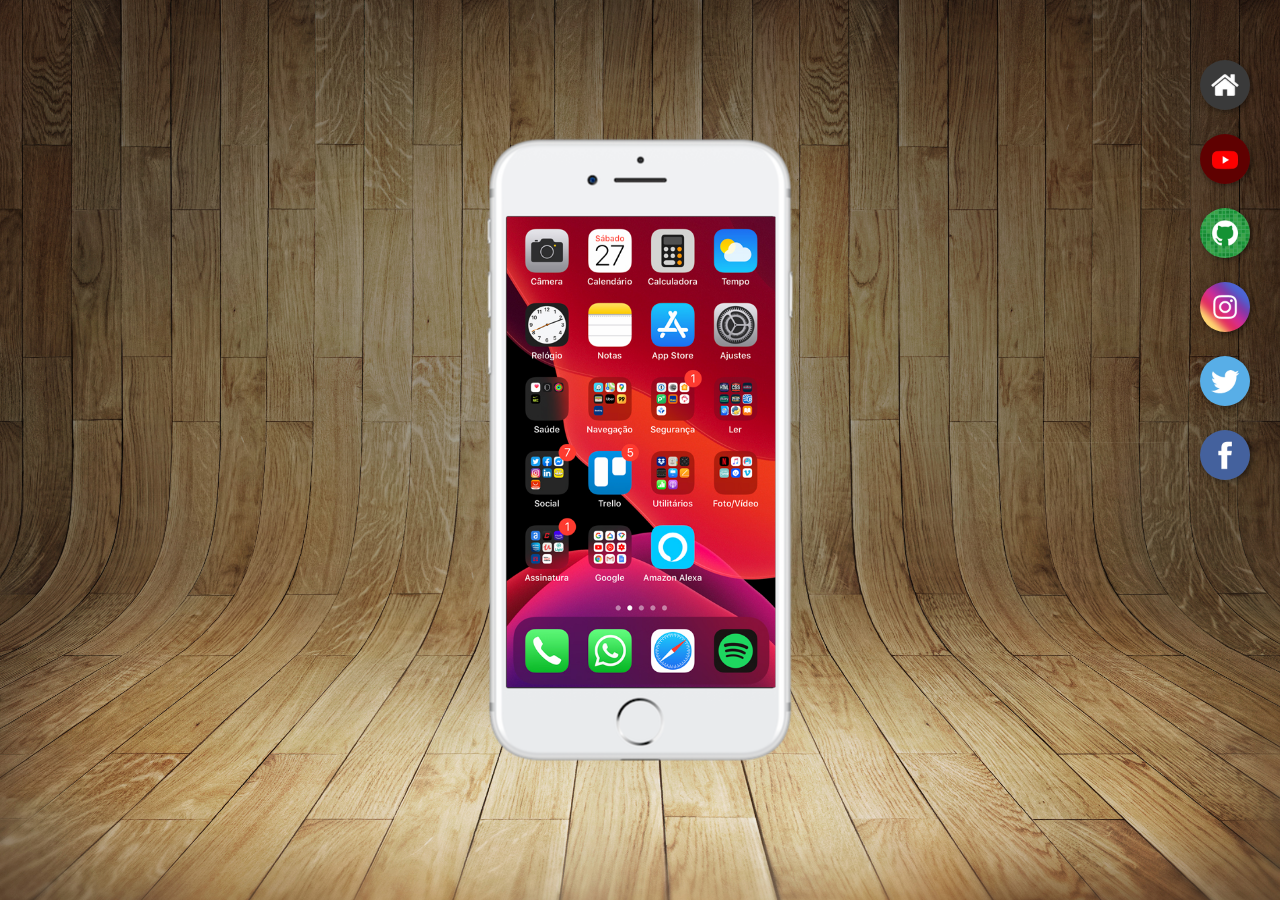
<file: index.html>
<!DOCTYPE html>
<html lang="pt-br">
<head>
    <meta charset="UTF-8">
    <meta http-equiv="X-UA-Compatible" content="IE=edge">
    <meta name="viewport" content="width=device-width, initial-scale=1.0">
    <link rel="stylesheet" href="estilo/style.css">
    <link rel="shortcut icon" href="imagens/favicon.ico" type="image/x-icon">
    <title>Projeto redes sociais</title>
</head>
<body>
    <main>
        <section id="telefone">
            <iframe src="home.html" name="tela" id="tela" frameborder="0">
                Seu navegador não é compativel com esta tecnologia!
            </iframe>
        </section>
        <section id="redes-sociais">
            <a href="home.html" target="tela"><img src="imagens/logo-home.jpg" alt="Home"></a><br>
            <a href="youtube.html" target="tela"><img src="imagens/logo-youtube.jpg" alt="YouTube"></a><br>
            <a href="githube.html" target="tela"><img src="imagens/logo-github.jpg" alt="GitHube"></a><br>
            <a href="instagram.html" target="tela"><img src="imagens/logo-instagram.jpg" alt="Instagram"></a><br>
            <a href="twitter.html" target="tela"><img src="imagens/logo-twitter.jpg" alt="Twitter"></a><br>
            <a href="facebook.html" target="tela"><img src="imagens/logo-facebook.jpg" alt="Facebook"></a>
        </section>
    </main>
</body>
</html>
</file>
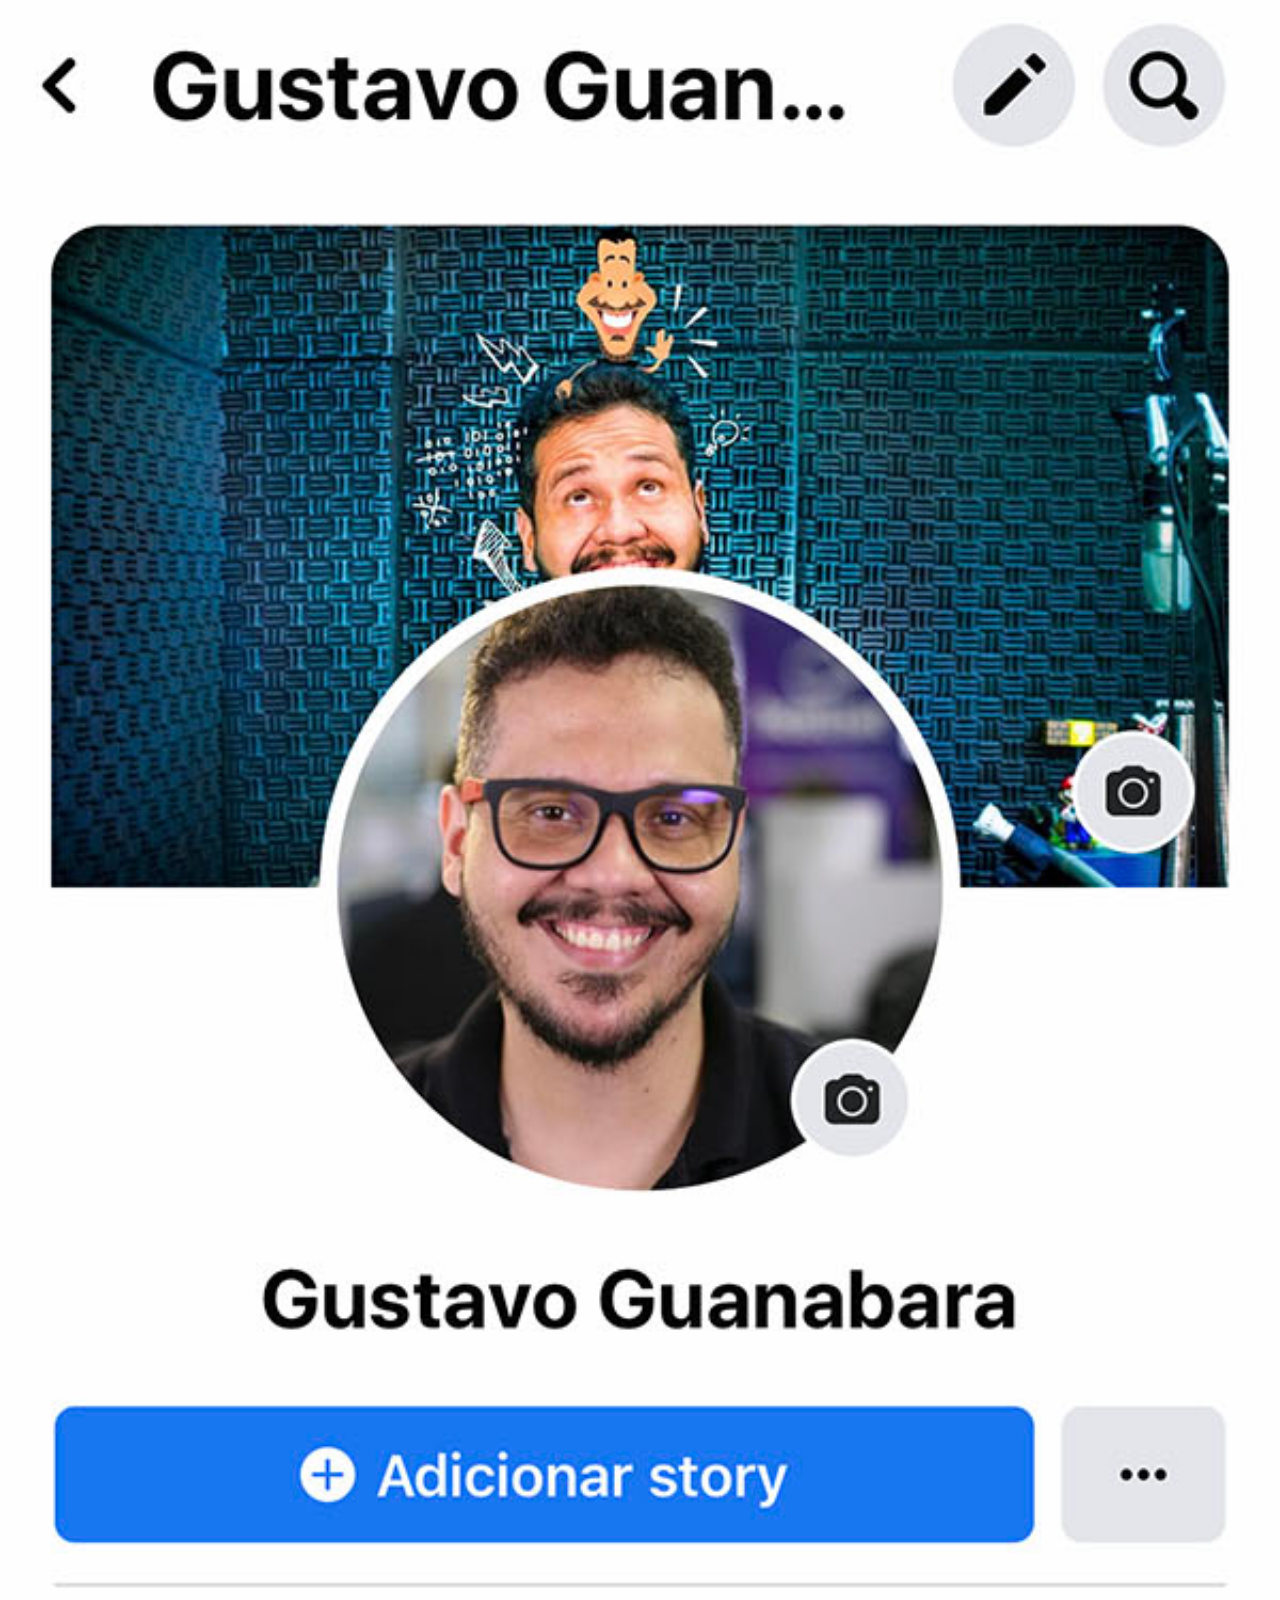
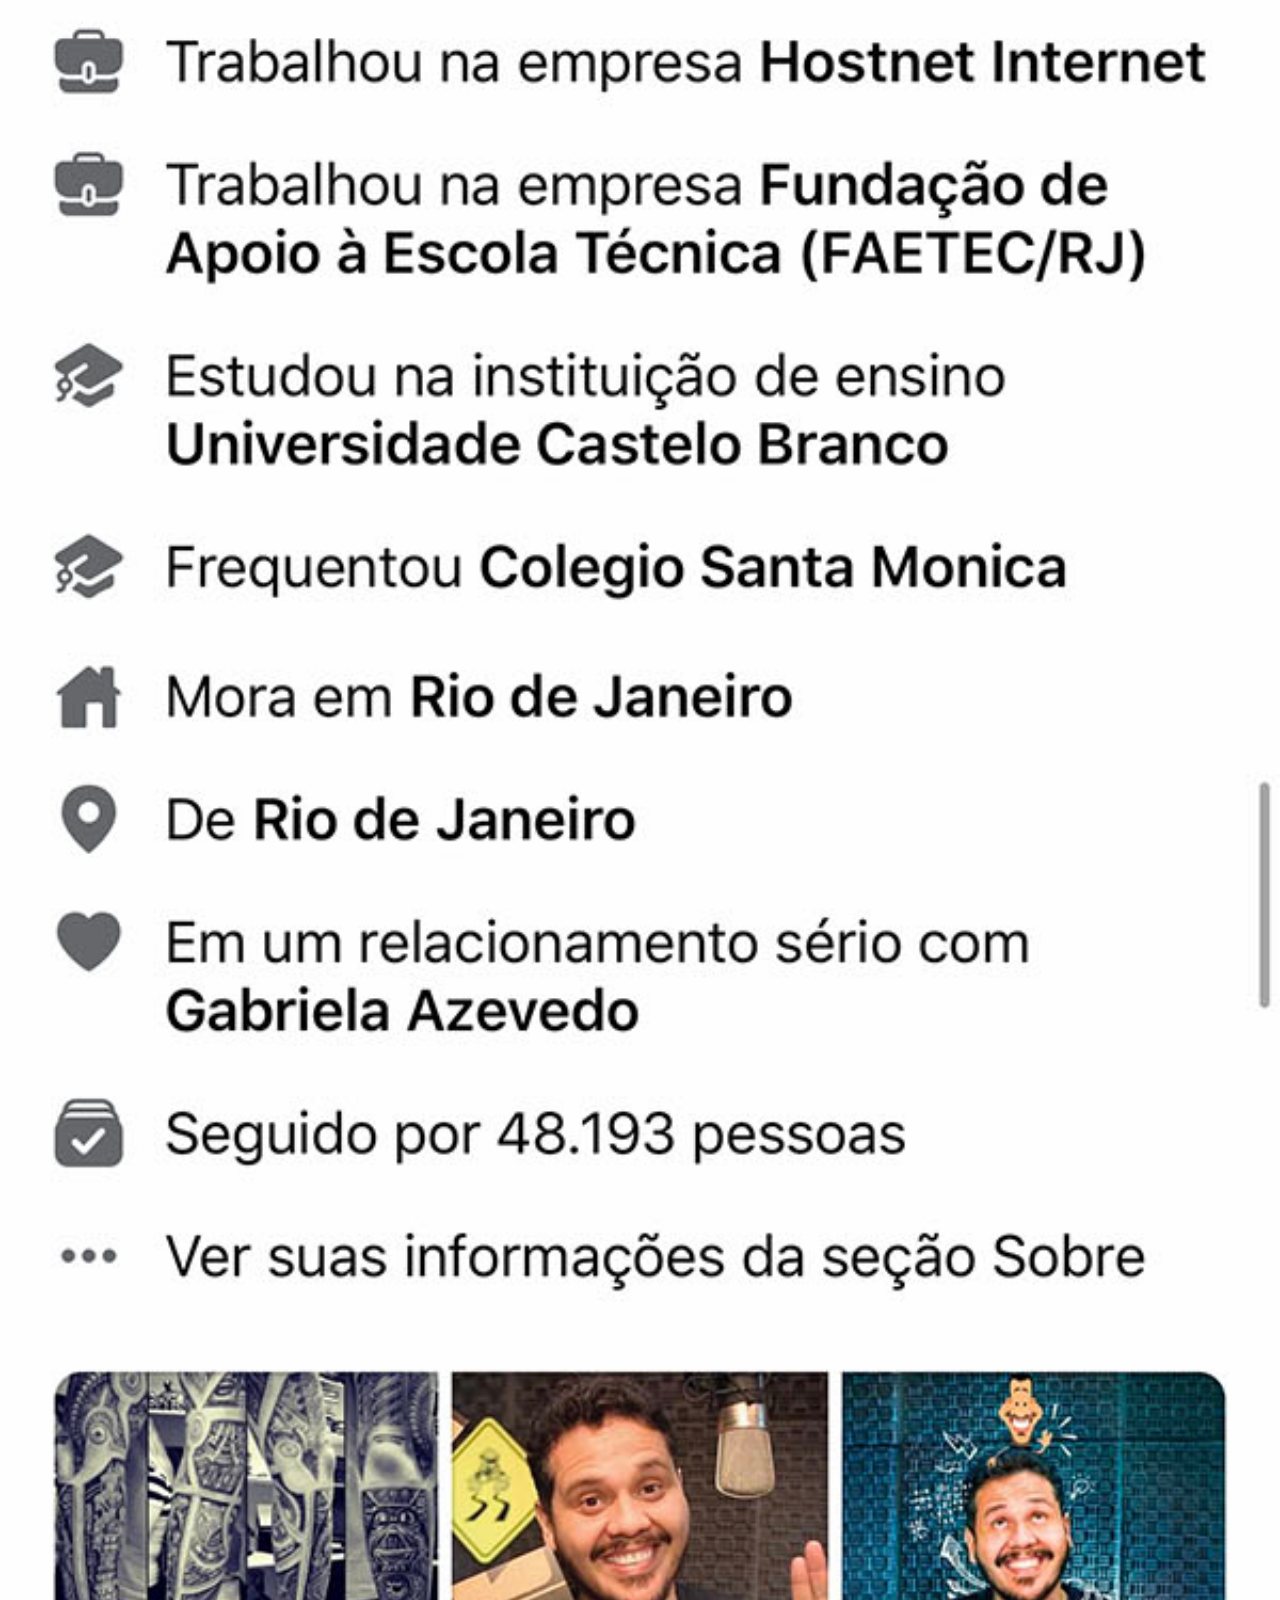
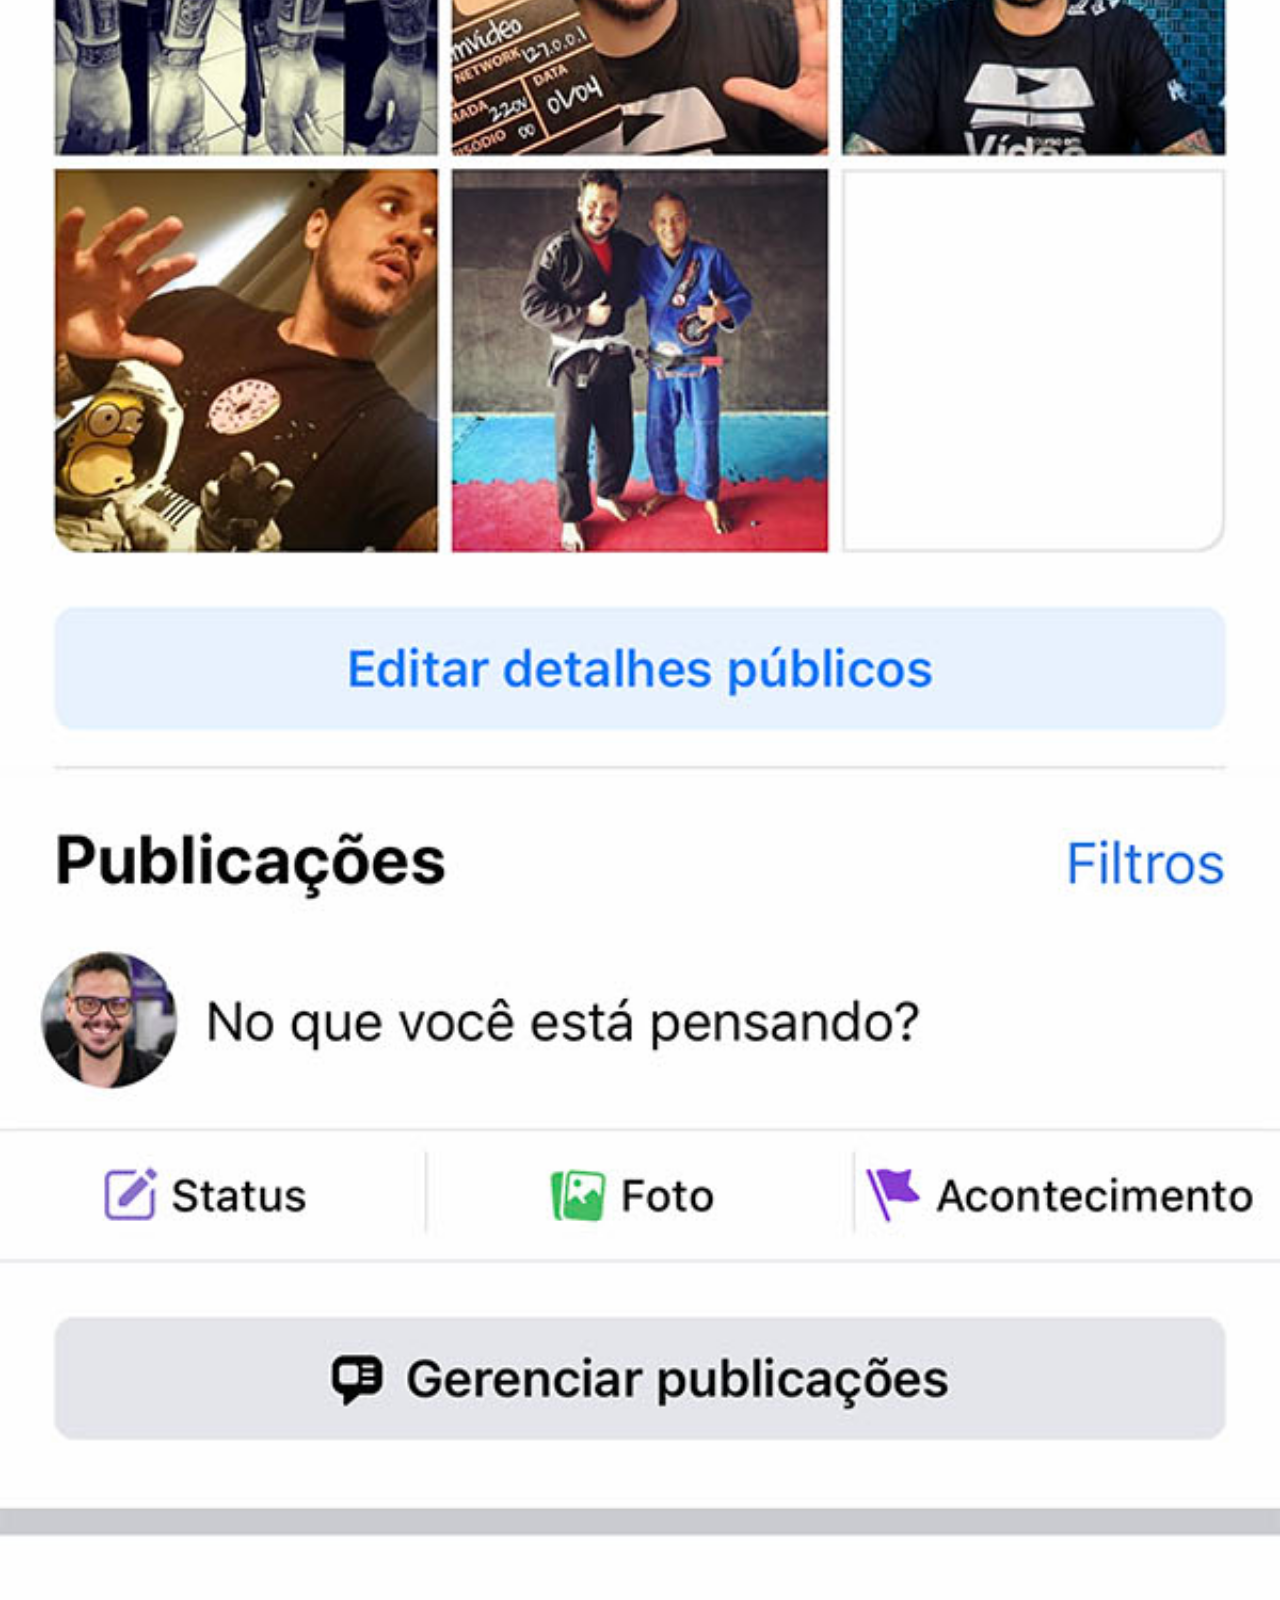
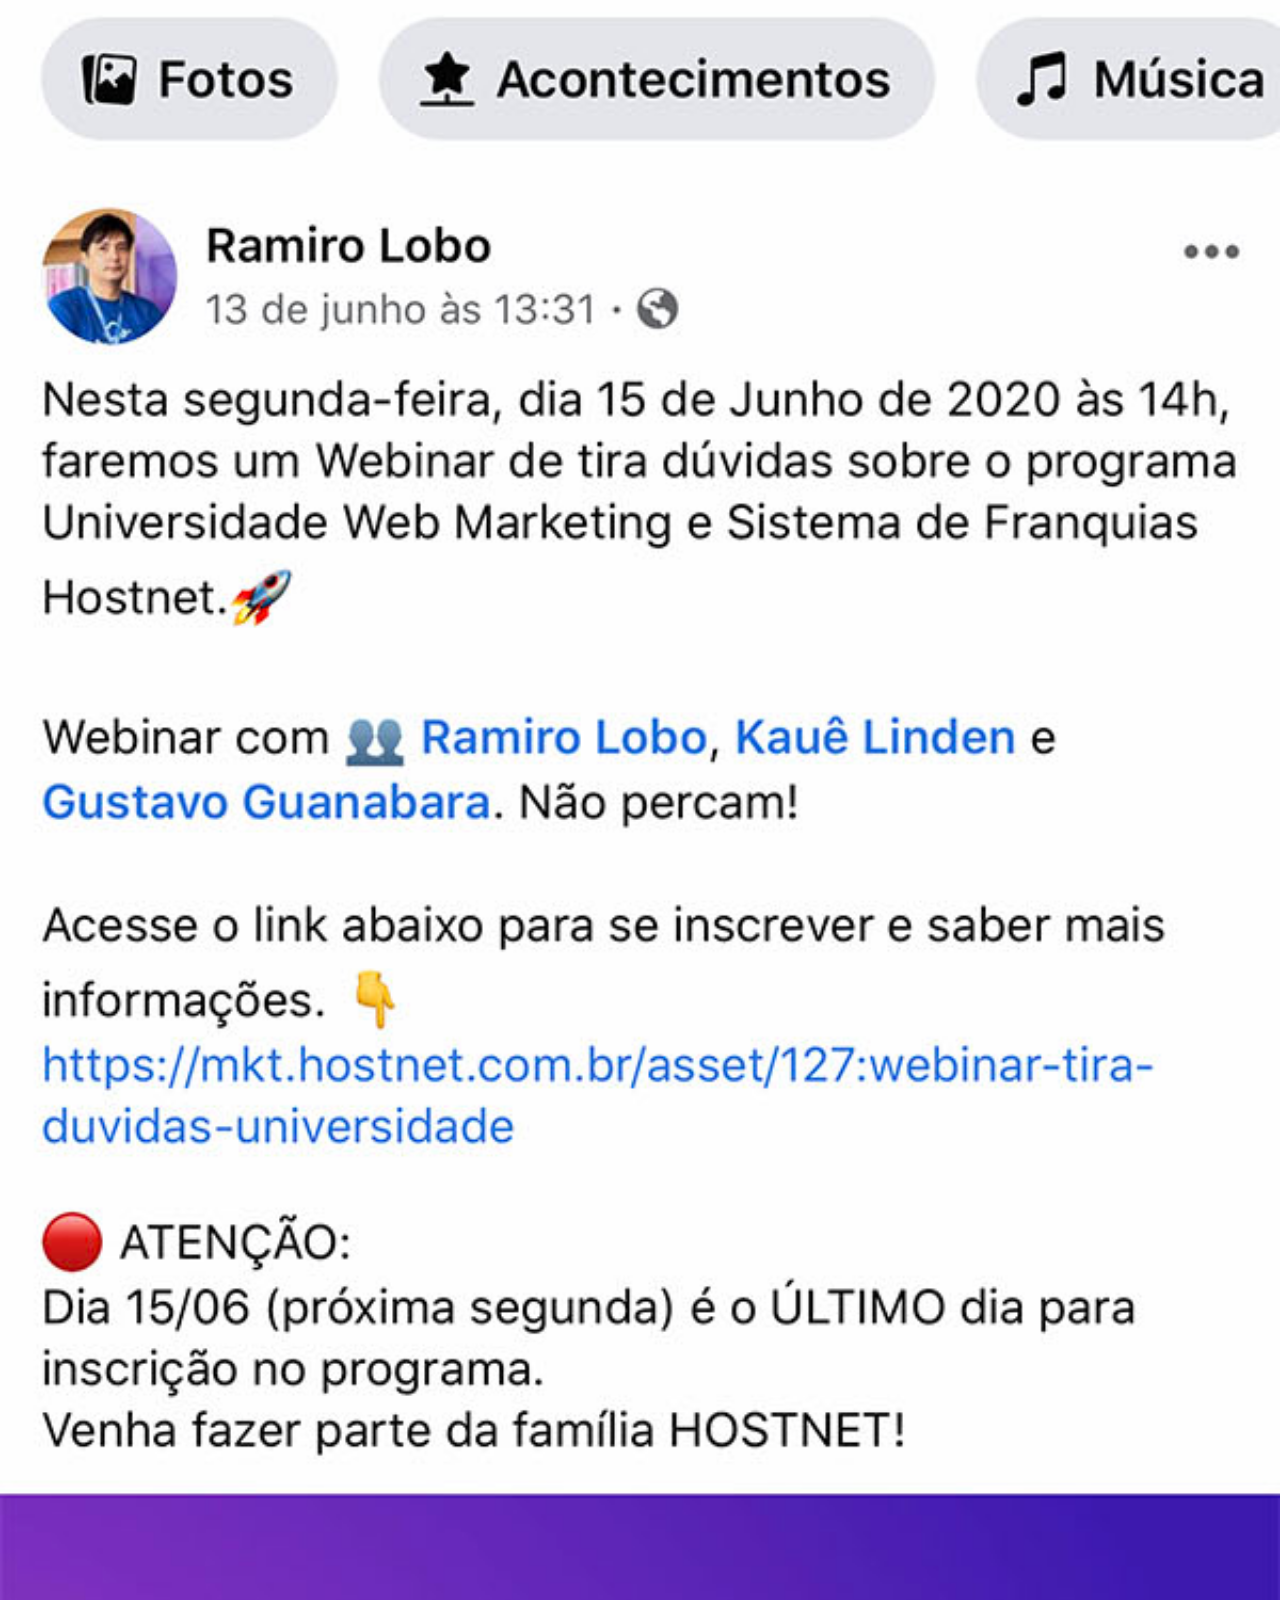
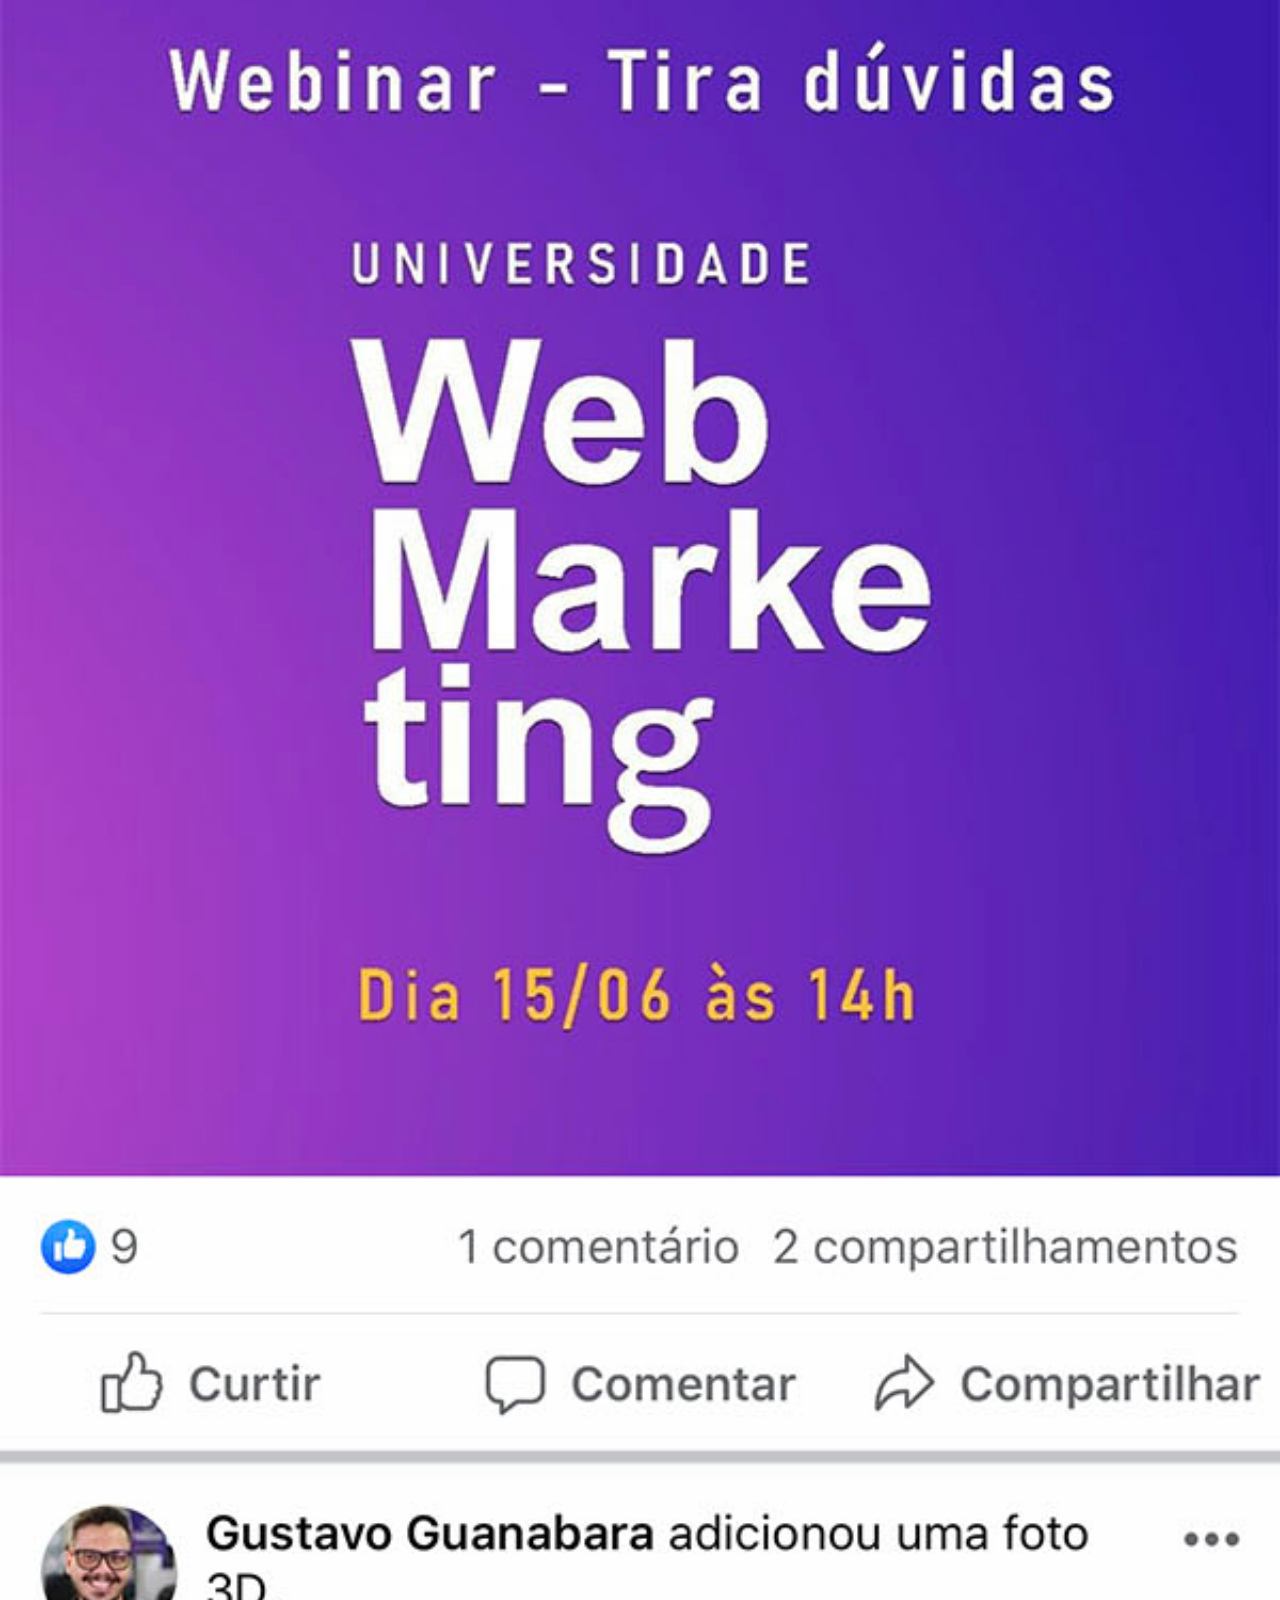
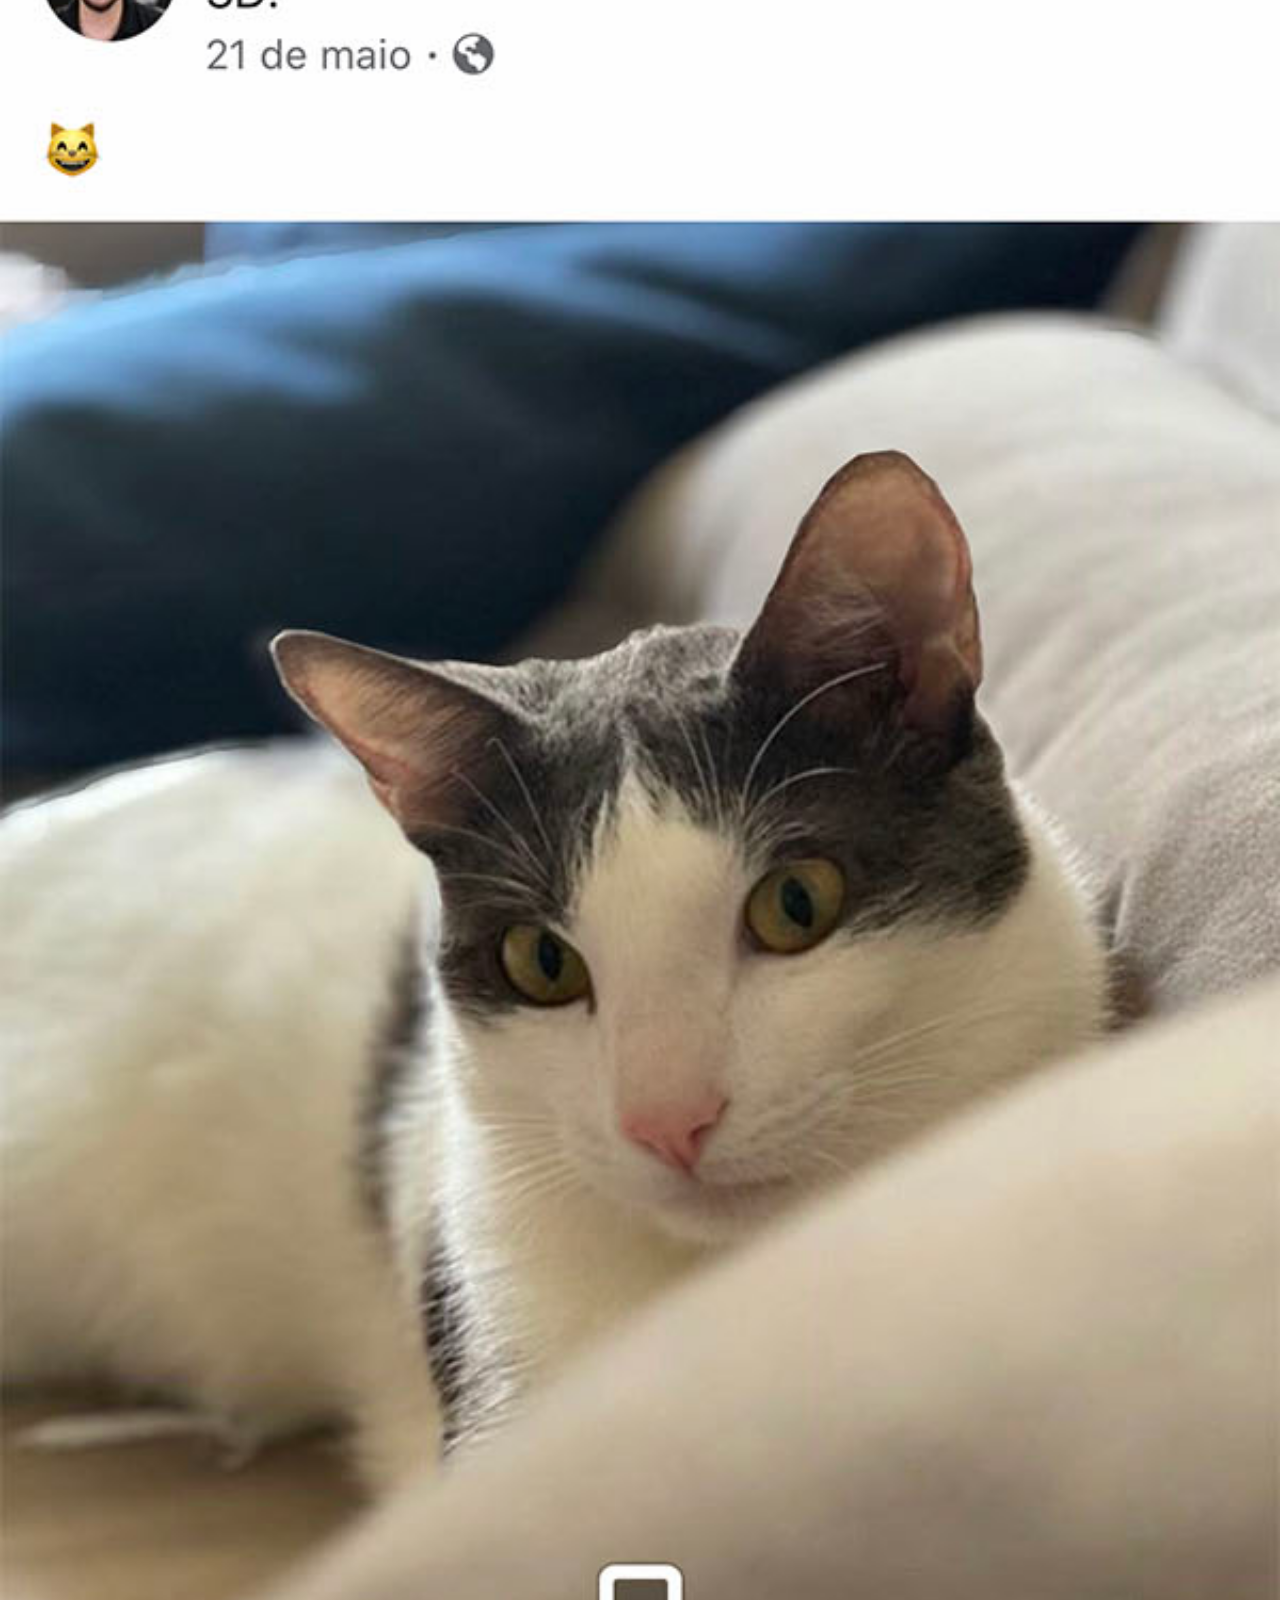
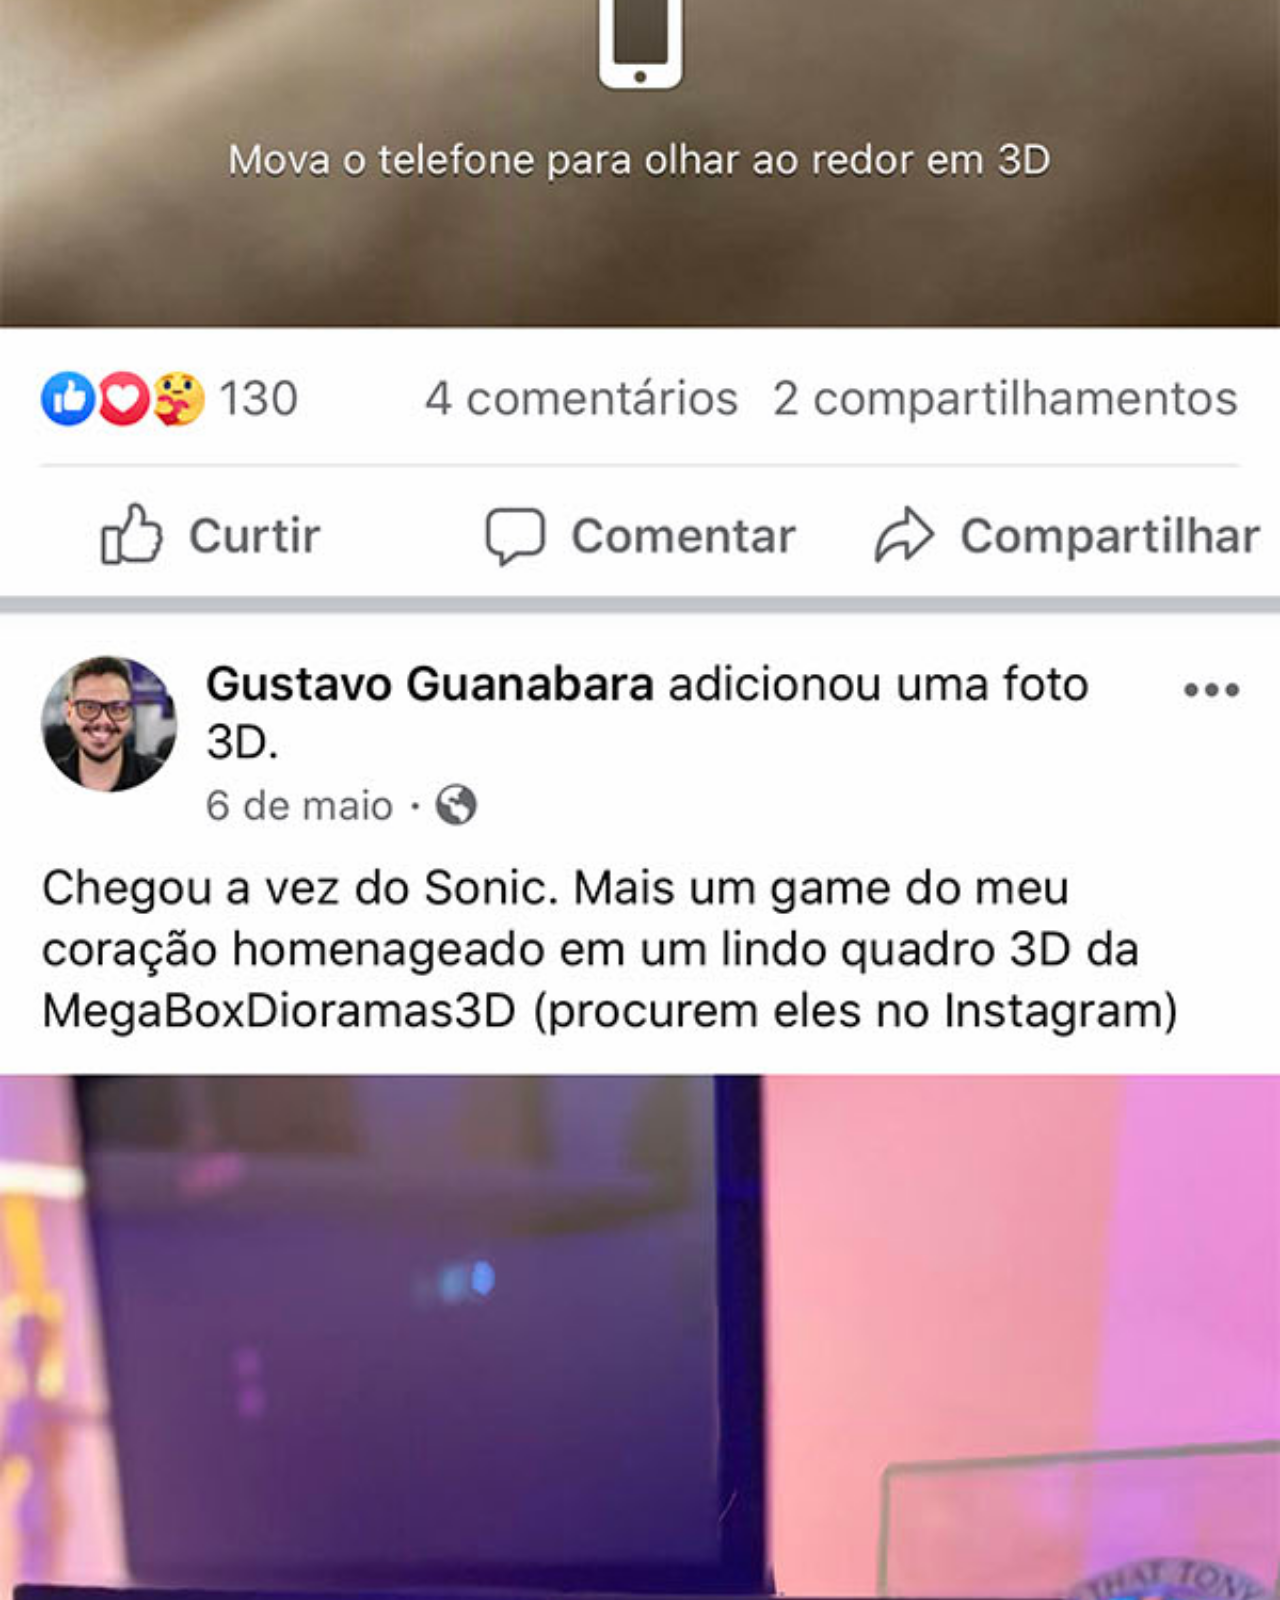
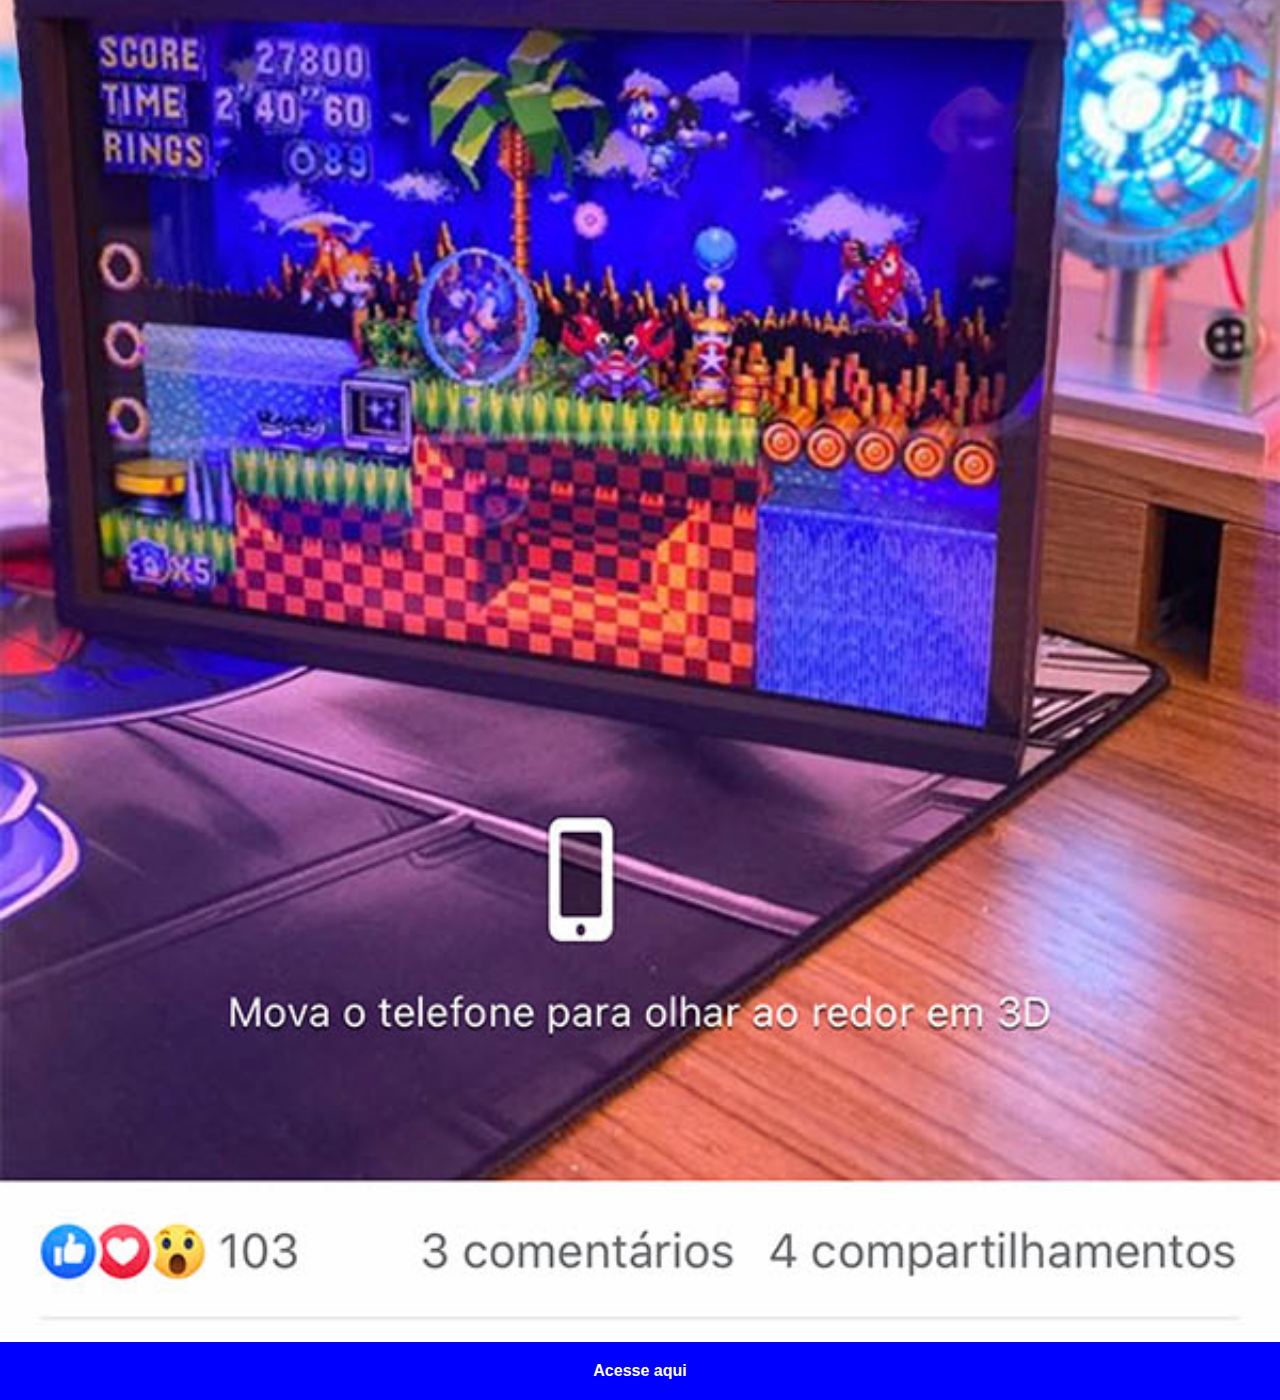
<file: facebook.html>
<!DOCTYPE html>
<html lang="pt-br">
<head>
    <meta charset="UTF-8">
    <meta http-equiv="X-UA-Compatible" content="IE=edge">
    <meta name="viewport" content="width=device-width, initial-scale=1.0">
    <link rel="stylesheet" href="estilo/social.css">
    <title>Document</title>
    <style>
        a{background-color: blue;}
    </style>
</head>
<body>
    <img src="imagens/tela-facebook.jpg" alt="Facebook">
    <a href="http://youtube.com/cursoemvideo" target="_blank">Acesse aqui</a>
</body>
</html>
</file>
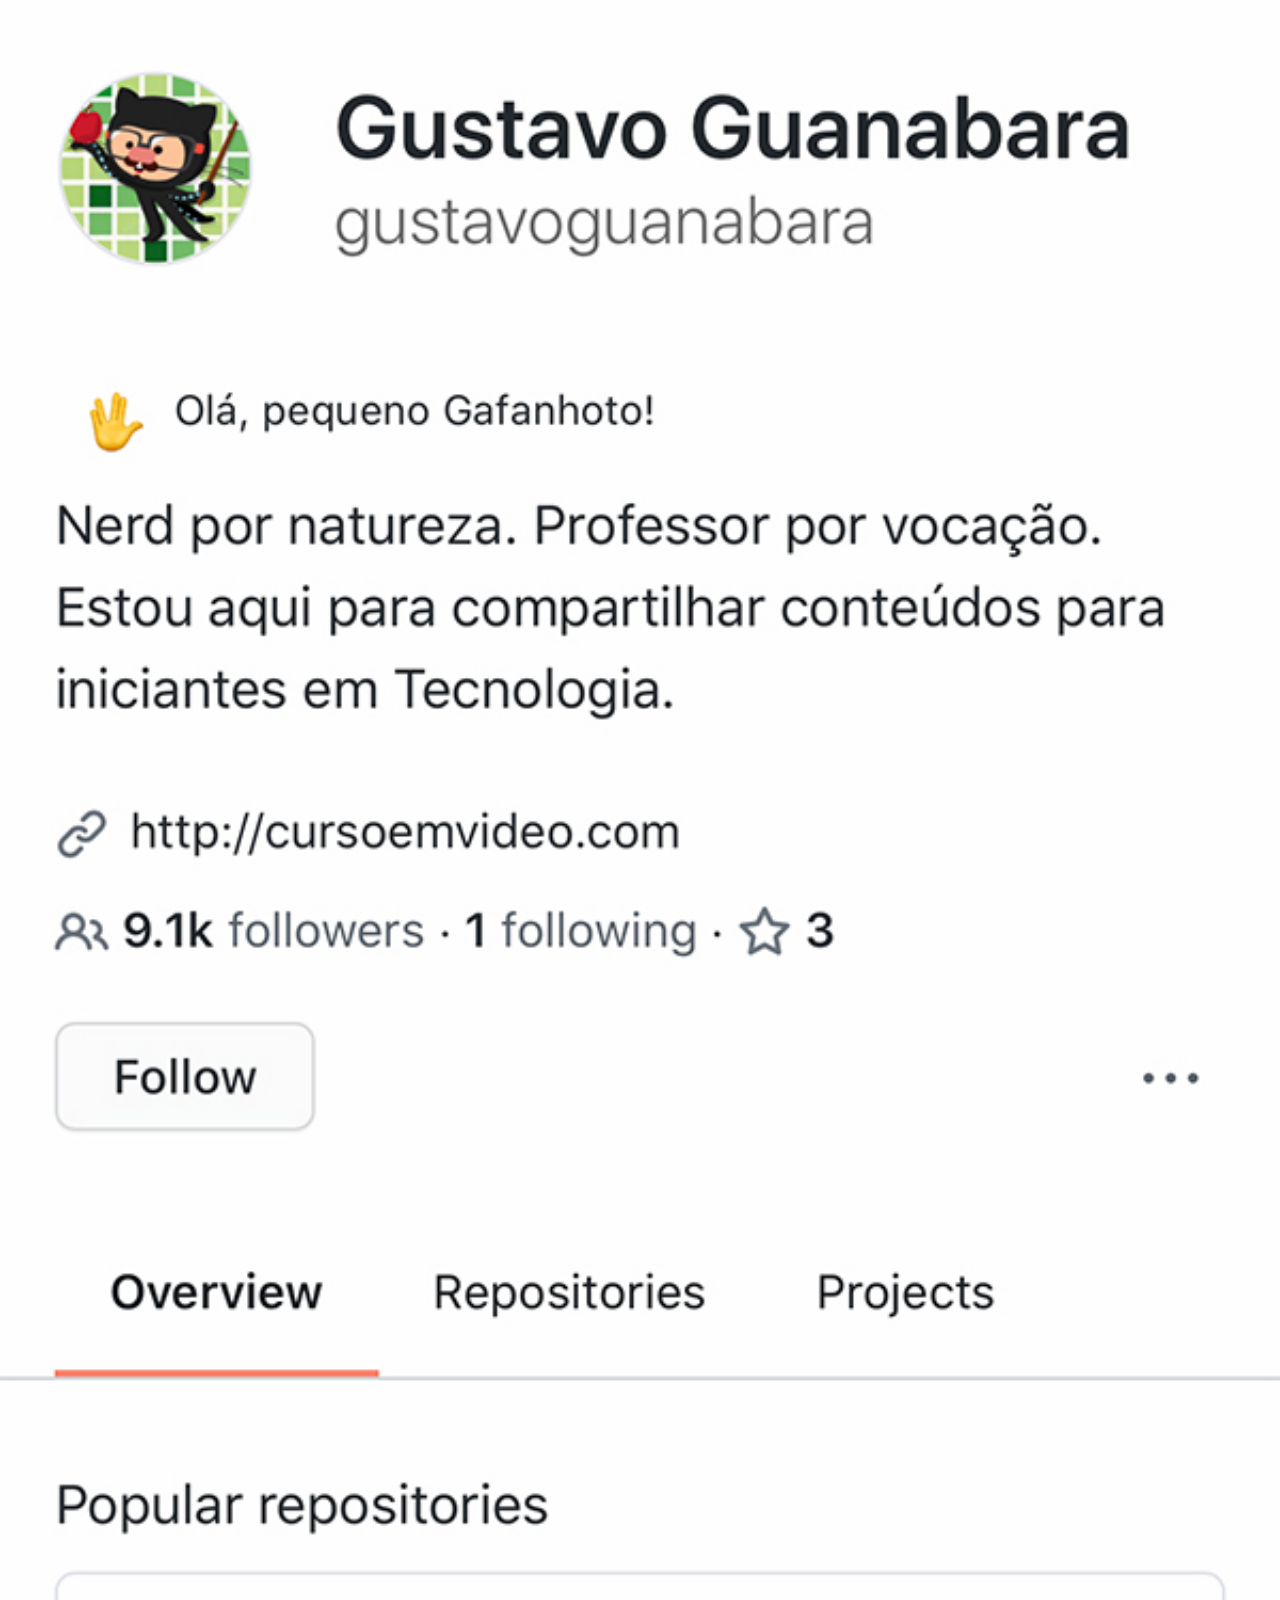
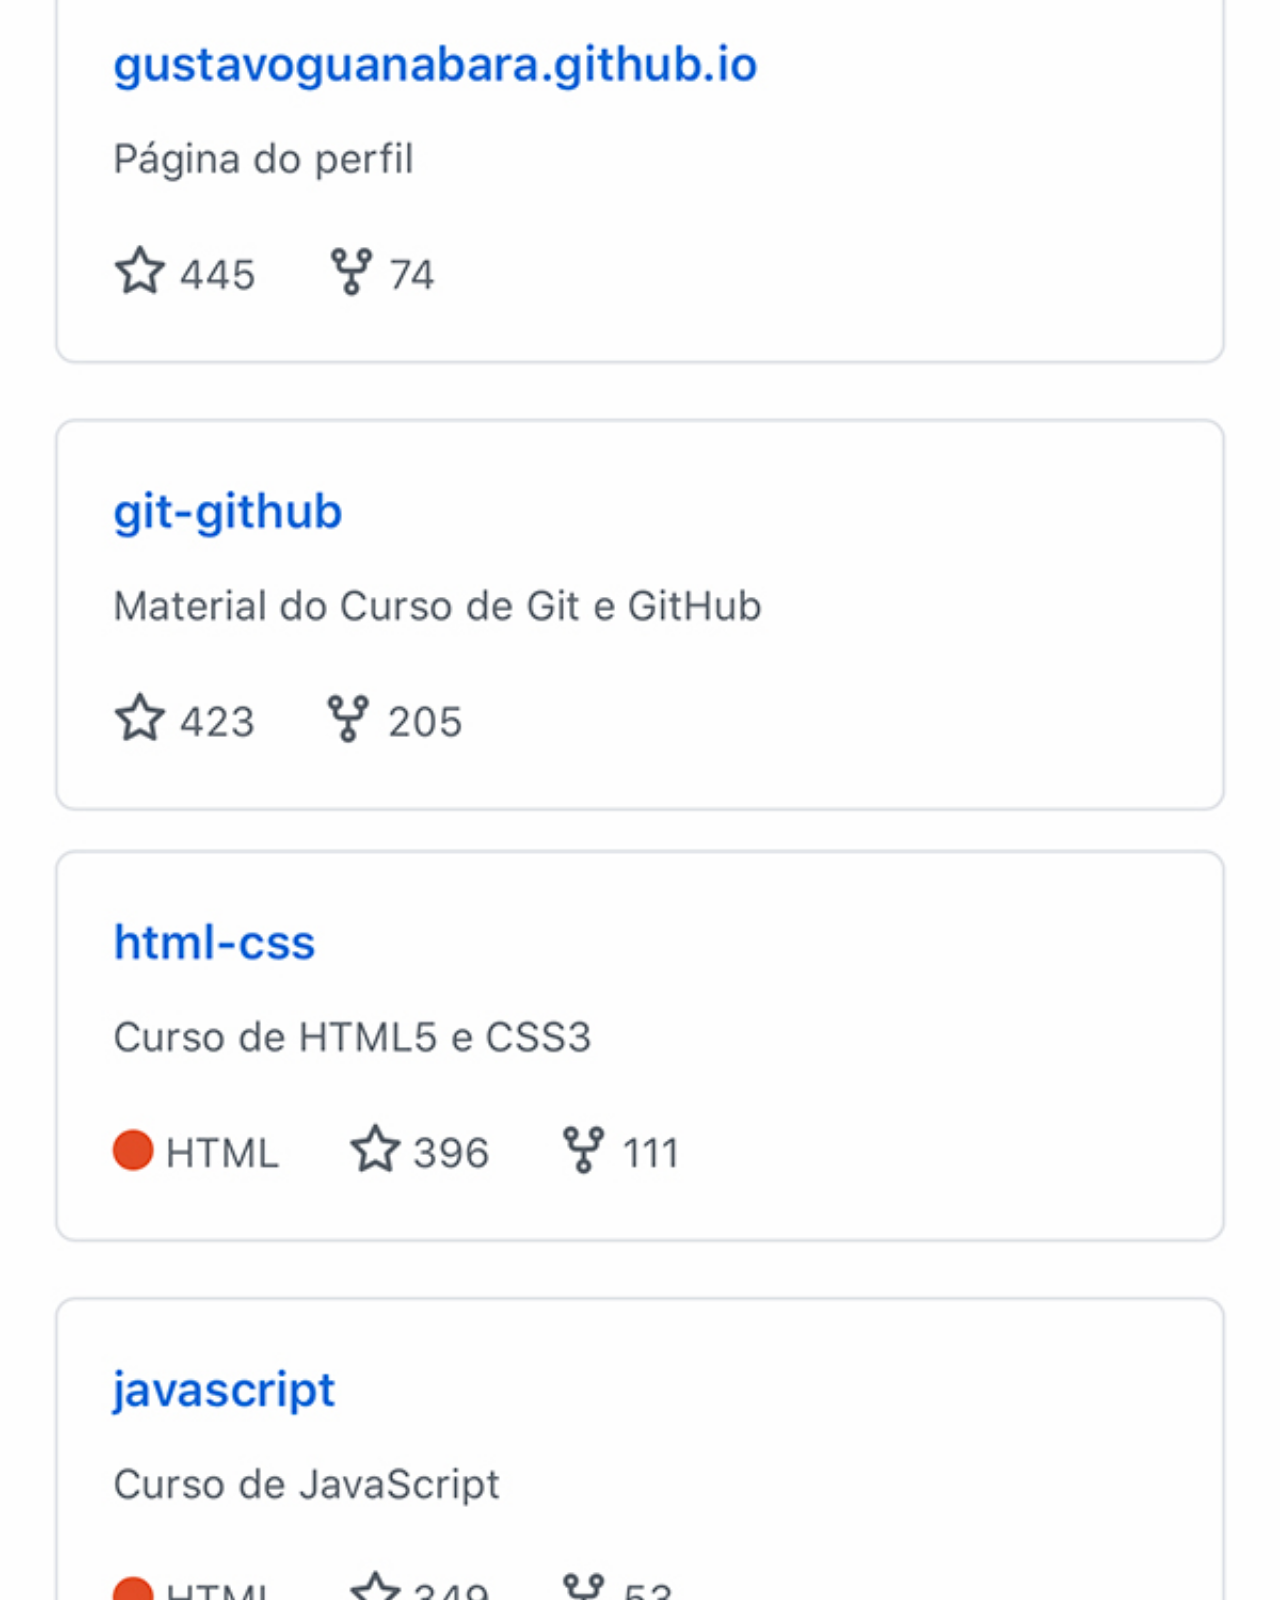
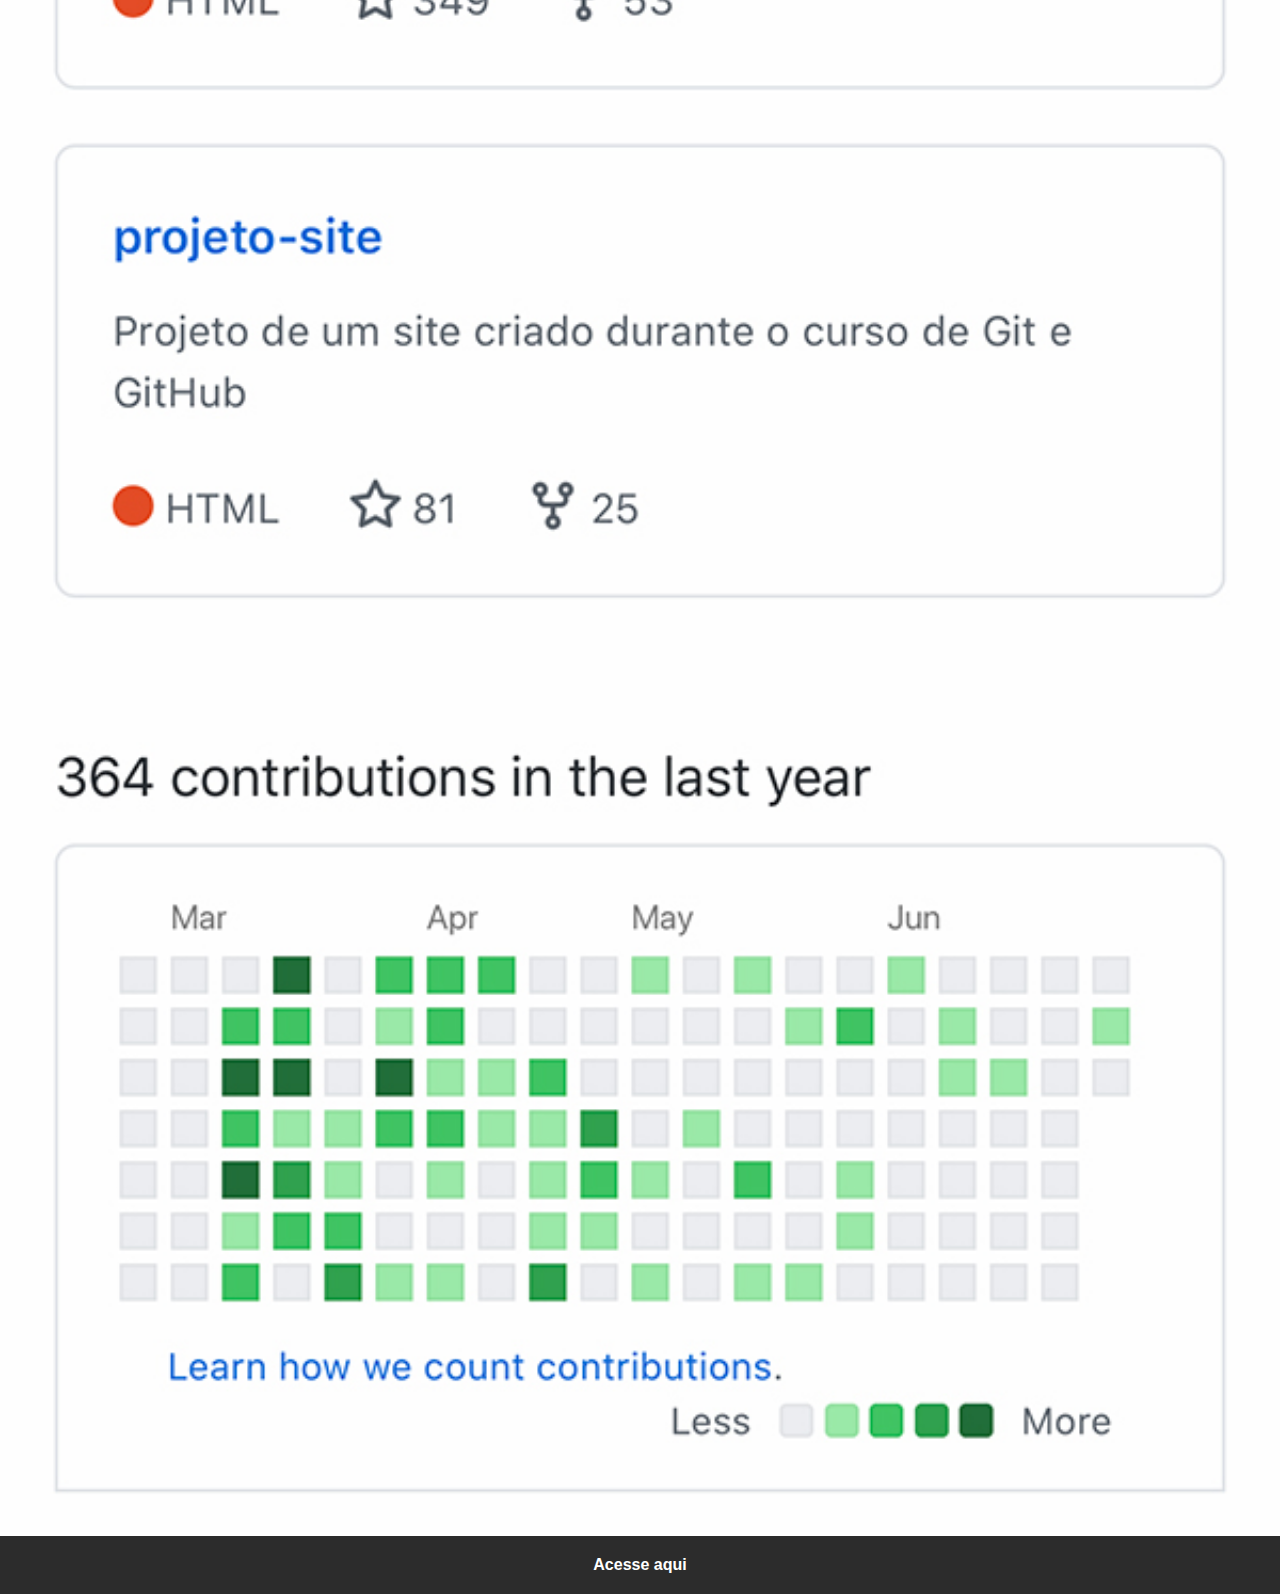
<file: githube.html>
<!DOCTYPE html>
<html lang="pt-br">
<head>
    <meta charset="UTF-8">
    <meta http-equiv="X-UA-Compatible" content="IE=edge">
    <meta name="viewport" content="width=device-width, initial-scale=1.0">
    <link rel="stylesheet" href="estilo/social.css">
    <title>Document</title>
    <style>
        a{background-color: rgb(44, 44, 44);}
    </style>
</head>
<body>
    <img src="imagens/tela-github.jpg" alt="Facebook">
    <a href="http://youtube.com/cursoemvideo" target="_blank">Acesse aqui</a>
</body>
</html>
</file>
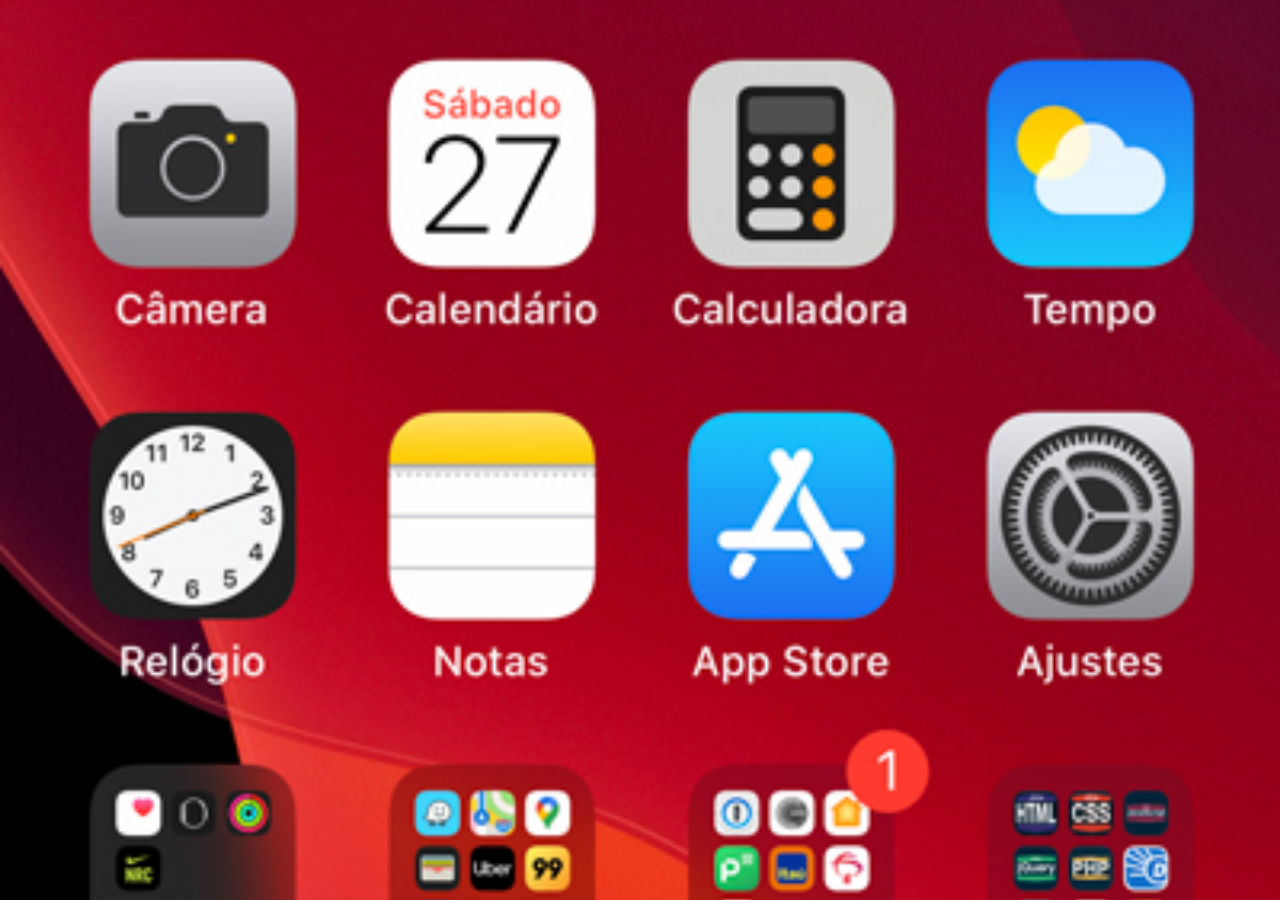
<file: home.html>
<!DOCTYPE html>
<html lang="pt-br">
<head>
    <meta charset="UTF-8">
    <meta http-equiv="X-UA-Compatible" content="IE=edge">
    <meta name="viewport" content="width=device-width, initial-scale=1.0">
    <title>Document</title>
    <style>
        *{
            margin: 0px;
            padding: 0px;
        }
        body{
            width: 100vw;
            height: 100vh;
            background: black url(imagens/tela-home.jpg) no-repeat top center;
            background-size: cover;
        }
    </style>
</head>
<body>
    
</body>
</html>
</file>
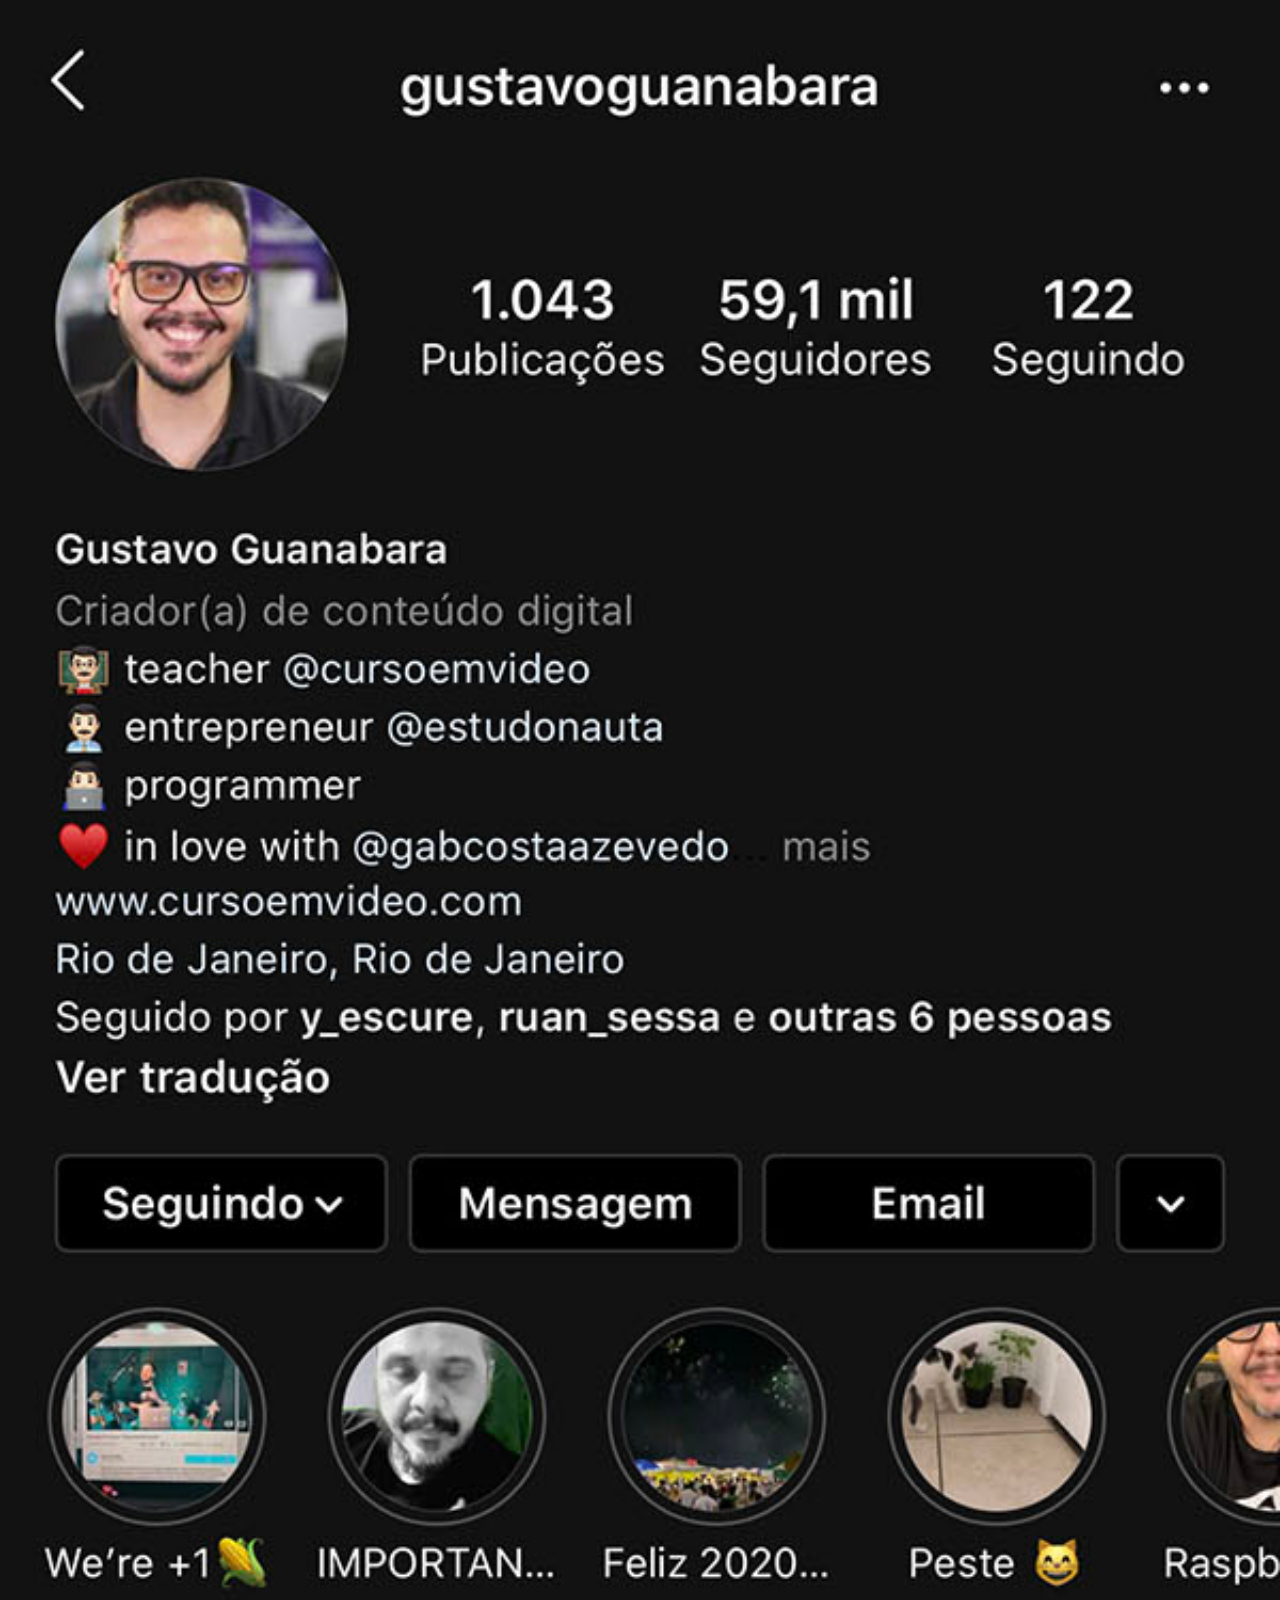
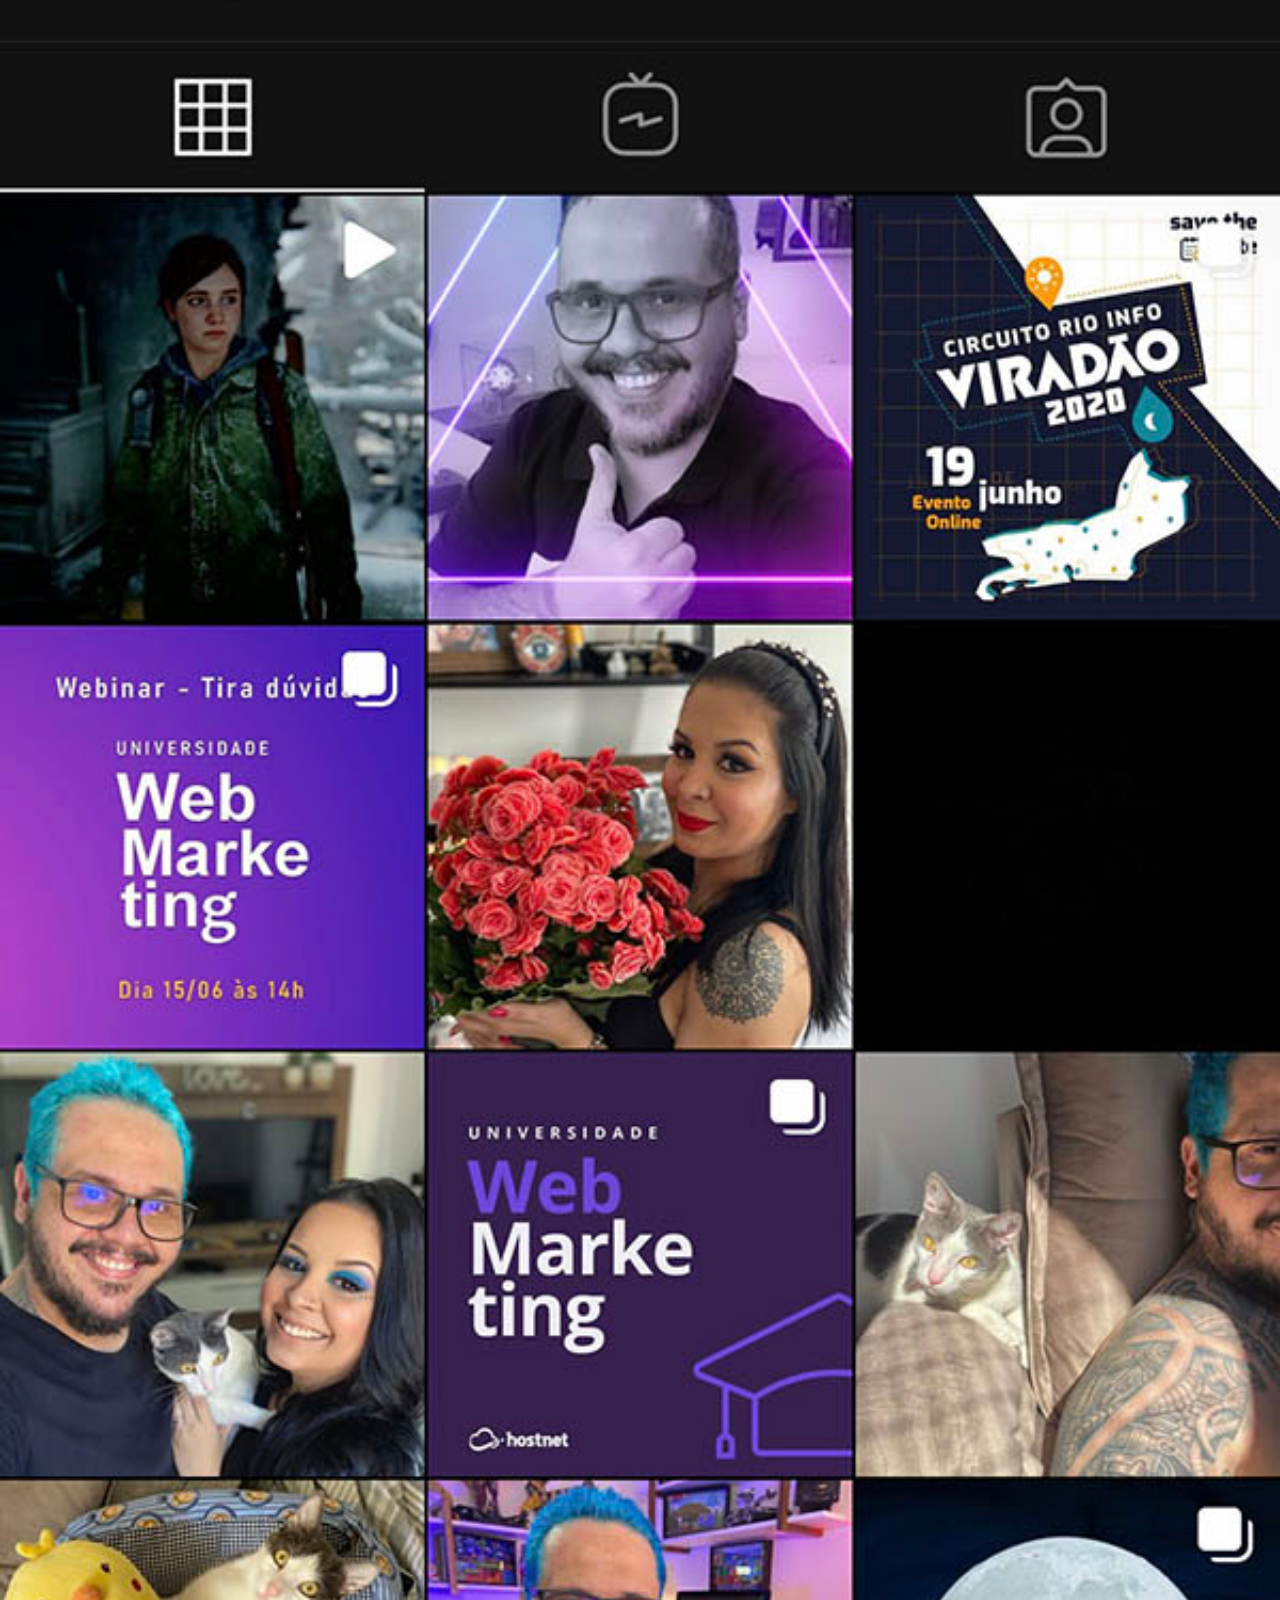
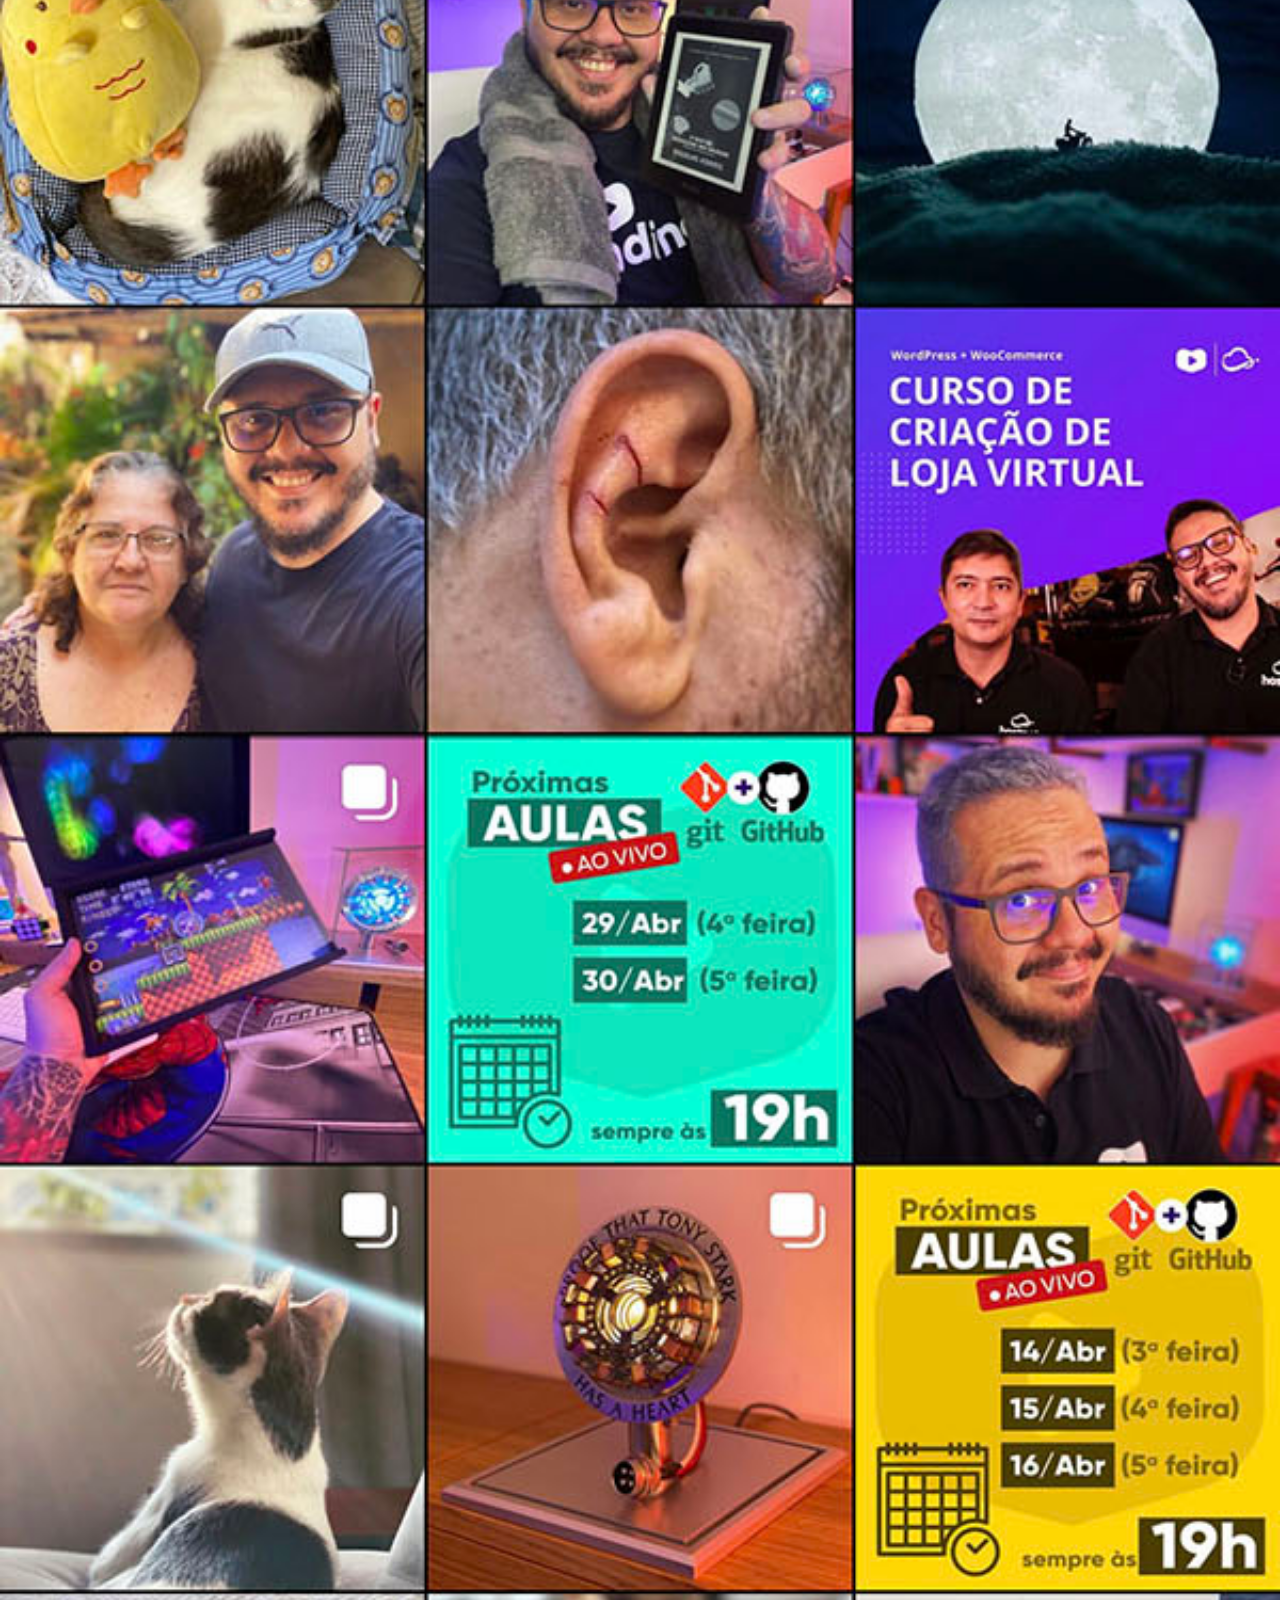
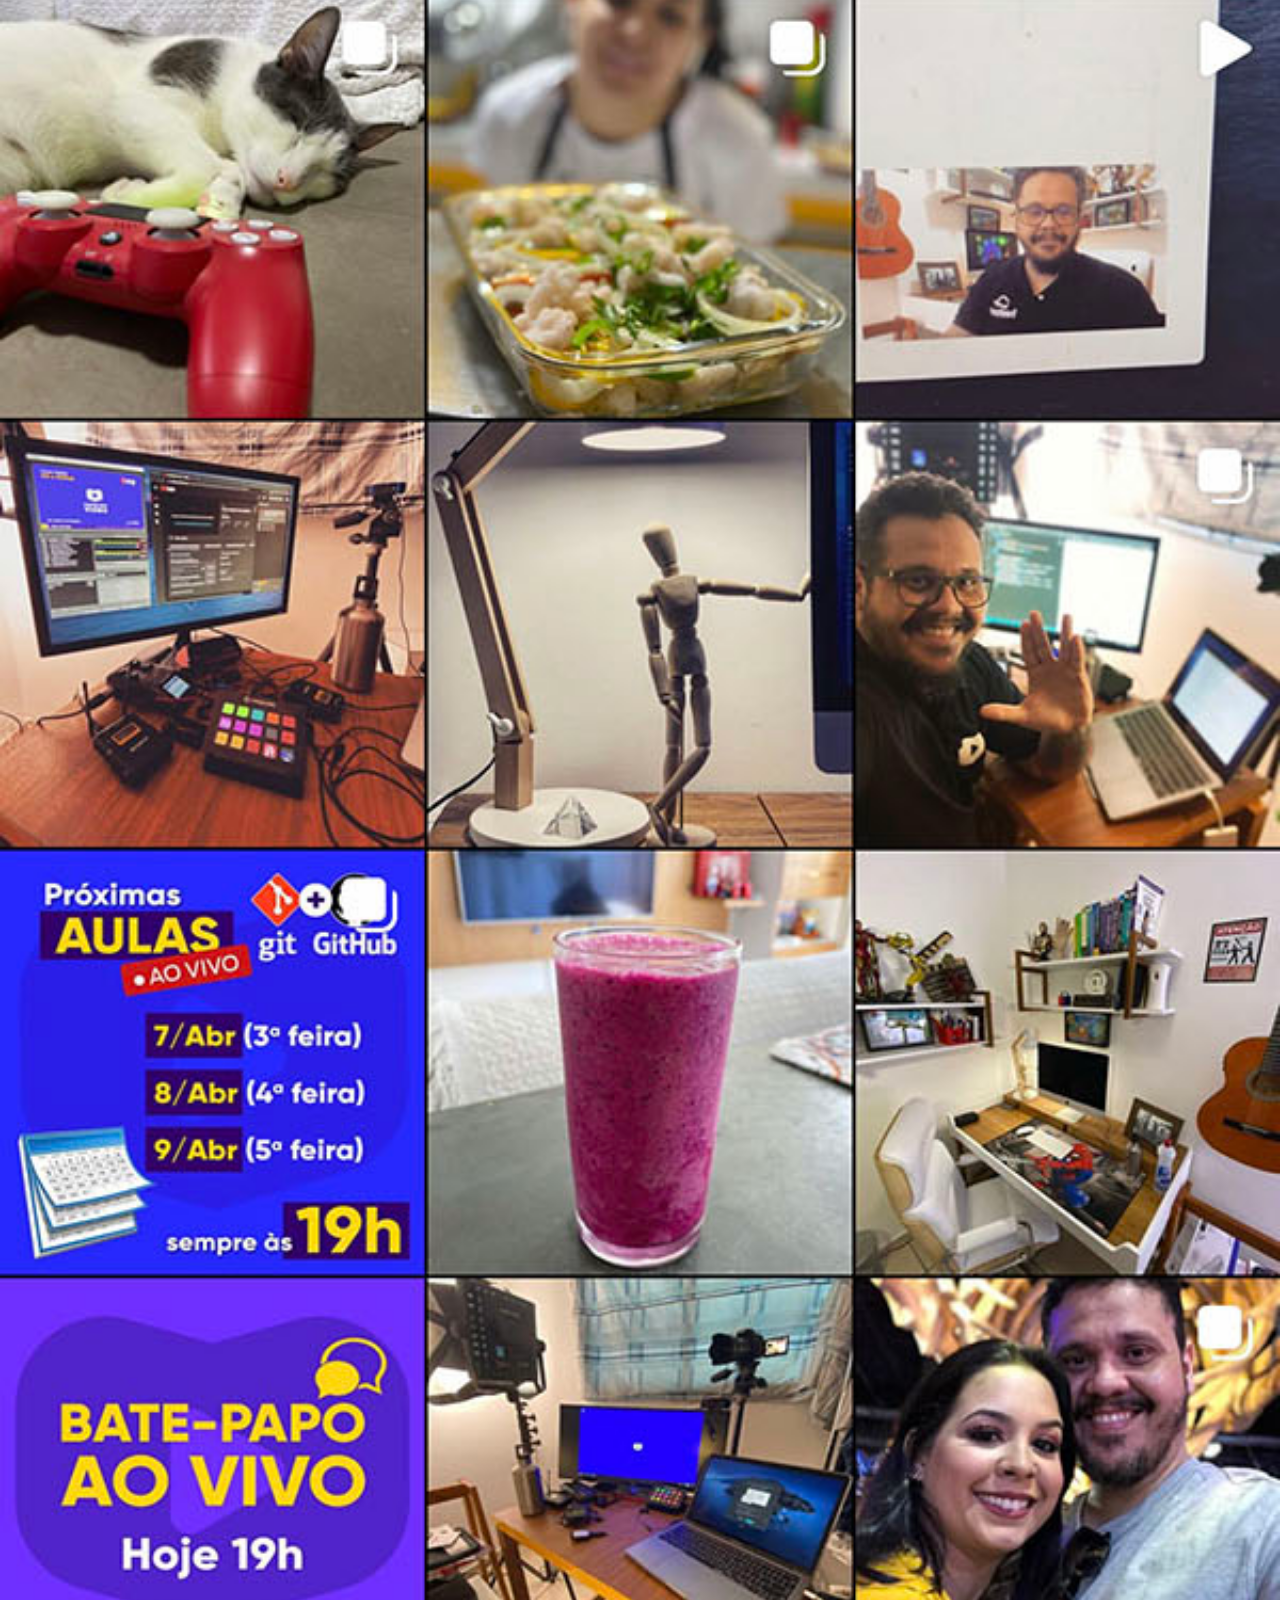
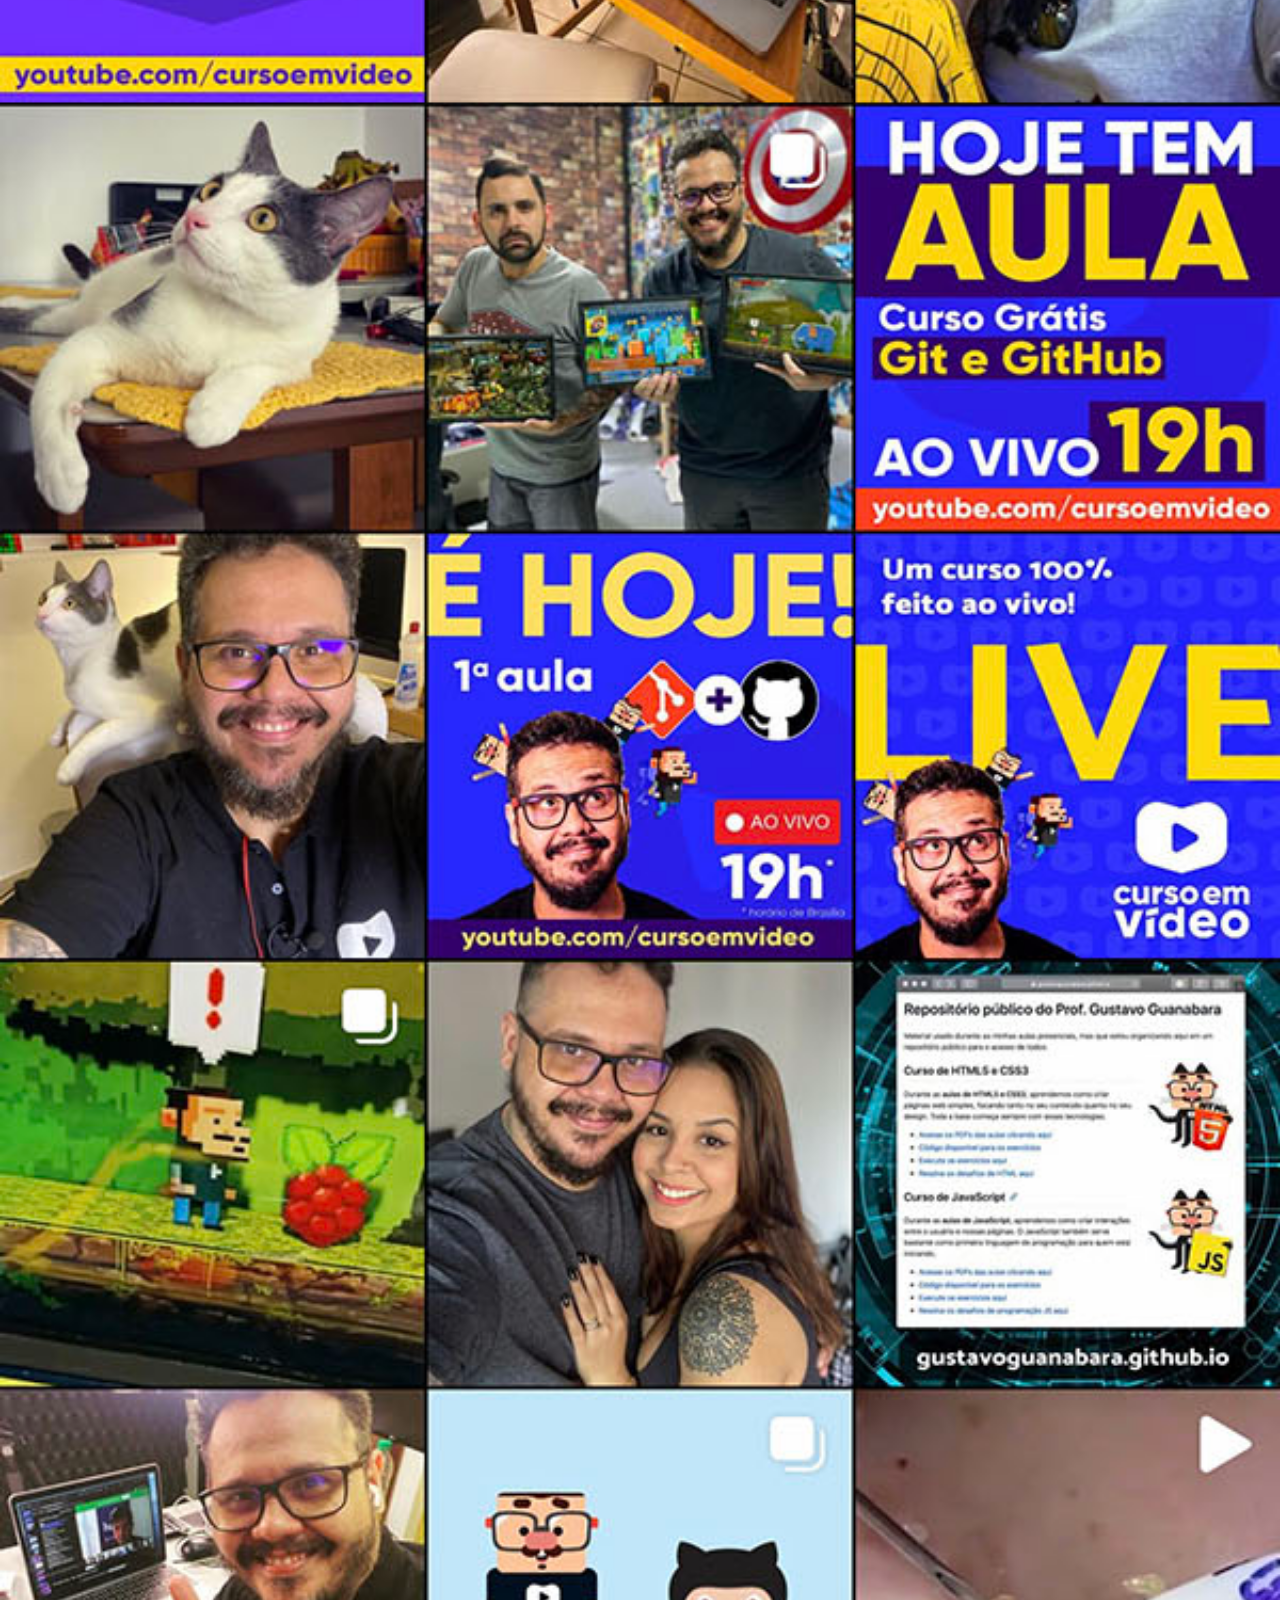
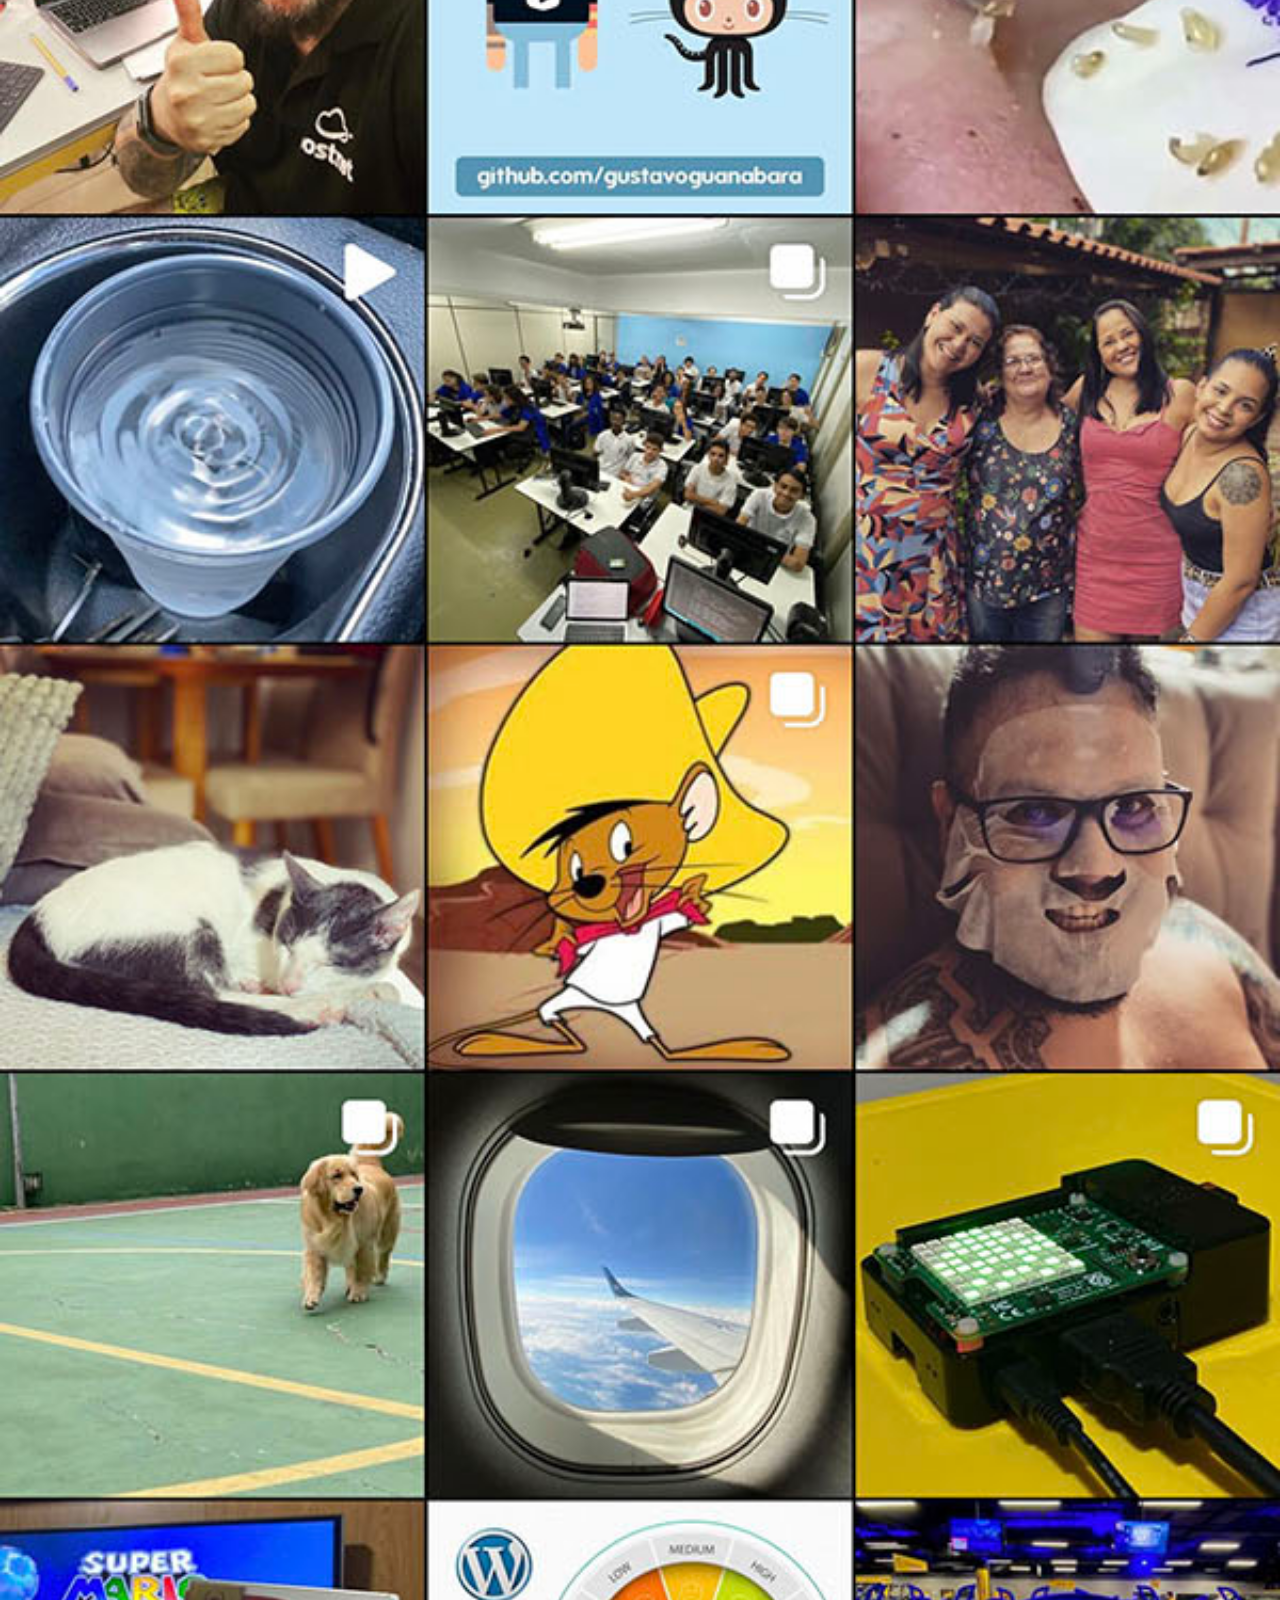
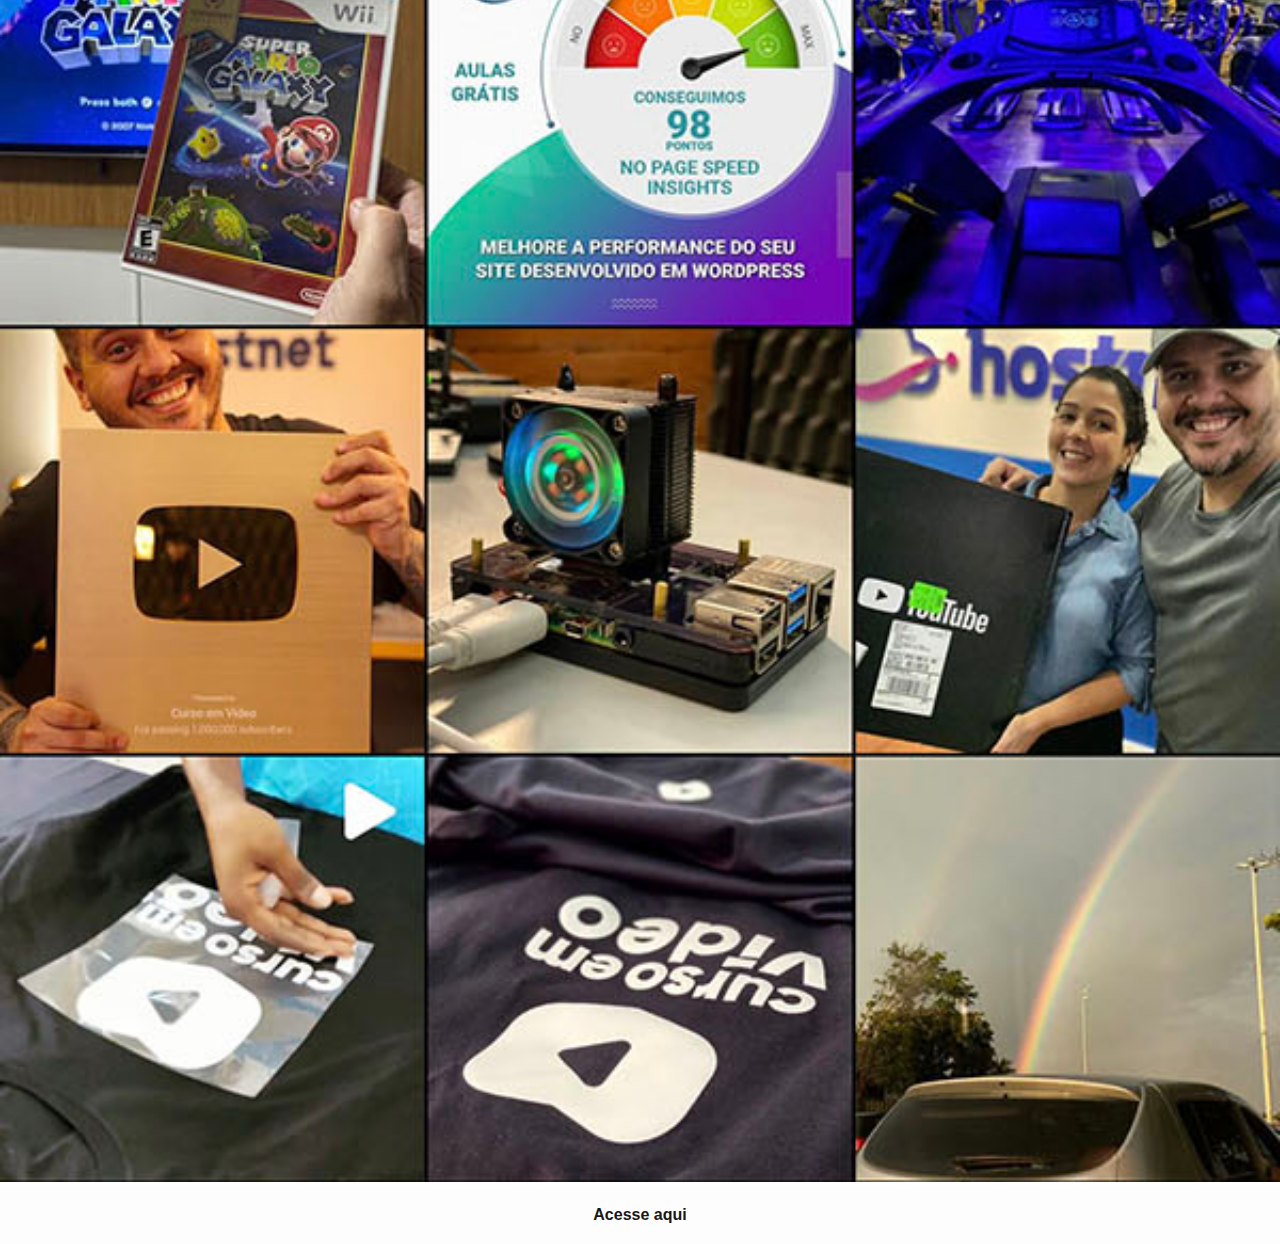
<file: instagram.html>
<!DOCTYPE html>
<html lang="pt-br">
<head>
    <meta charset="UTF-8">
    <meta http-equiv="X-UA-Compatible" content="IE=edge">
    <meta name="viewport" content="width=device-width, initial-scale=1.0">
    <link rel="stylesheet" href="estilo/social.css">
    <title>Document</title>
    <style>
        a{
            background-color: rgb(253, 253, 253);
            color: rgb(24, 24, 24);
        }
        
    </style>
</head>
<body>
    <img src="imagens/tela-instagram.jpg" alt="Facebook">
    <a href="http://youtube.com/cursoemvideo" target="_blank">Acesse aqui</a>
</body>
</html>
</file>
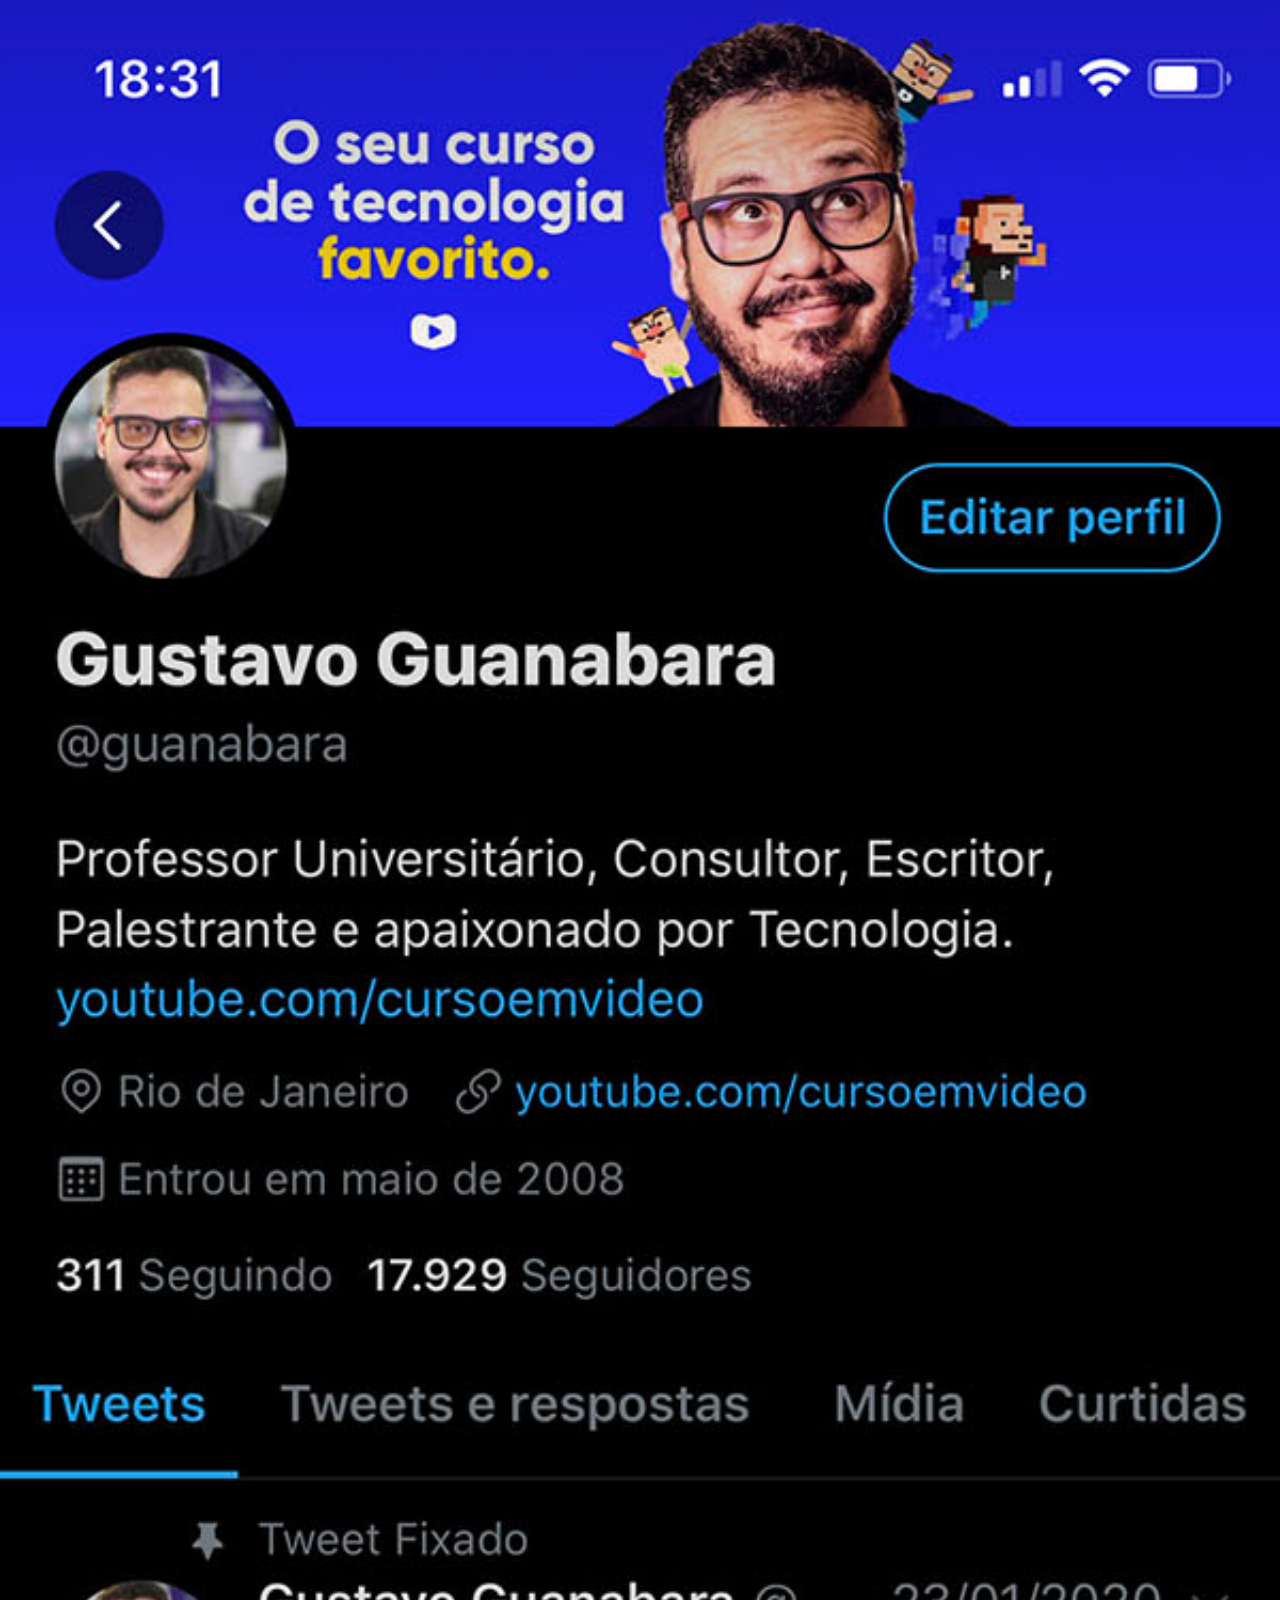
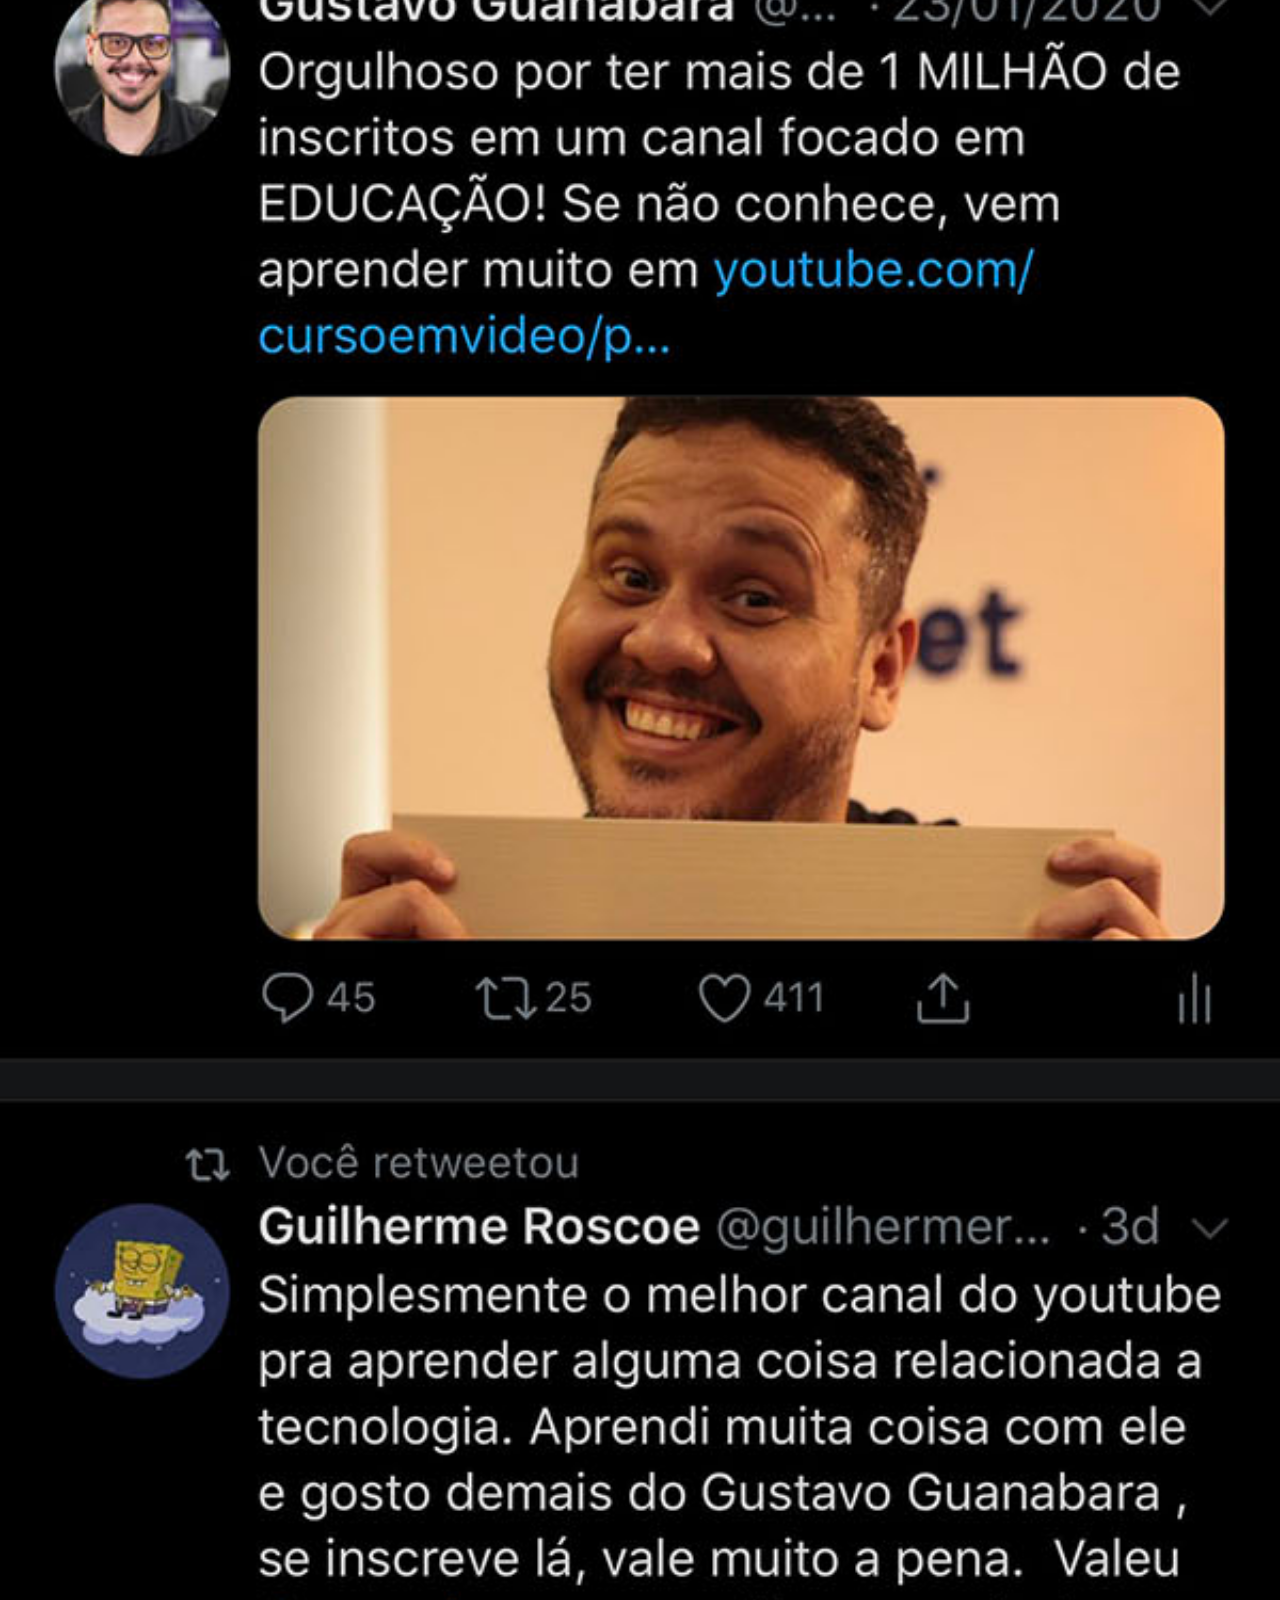
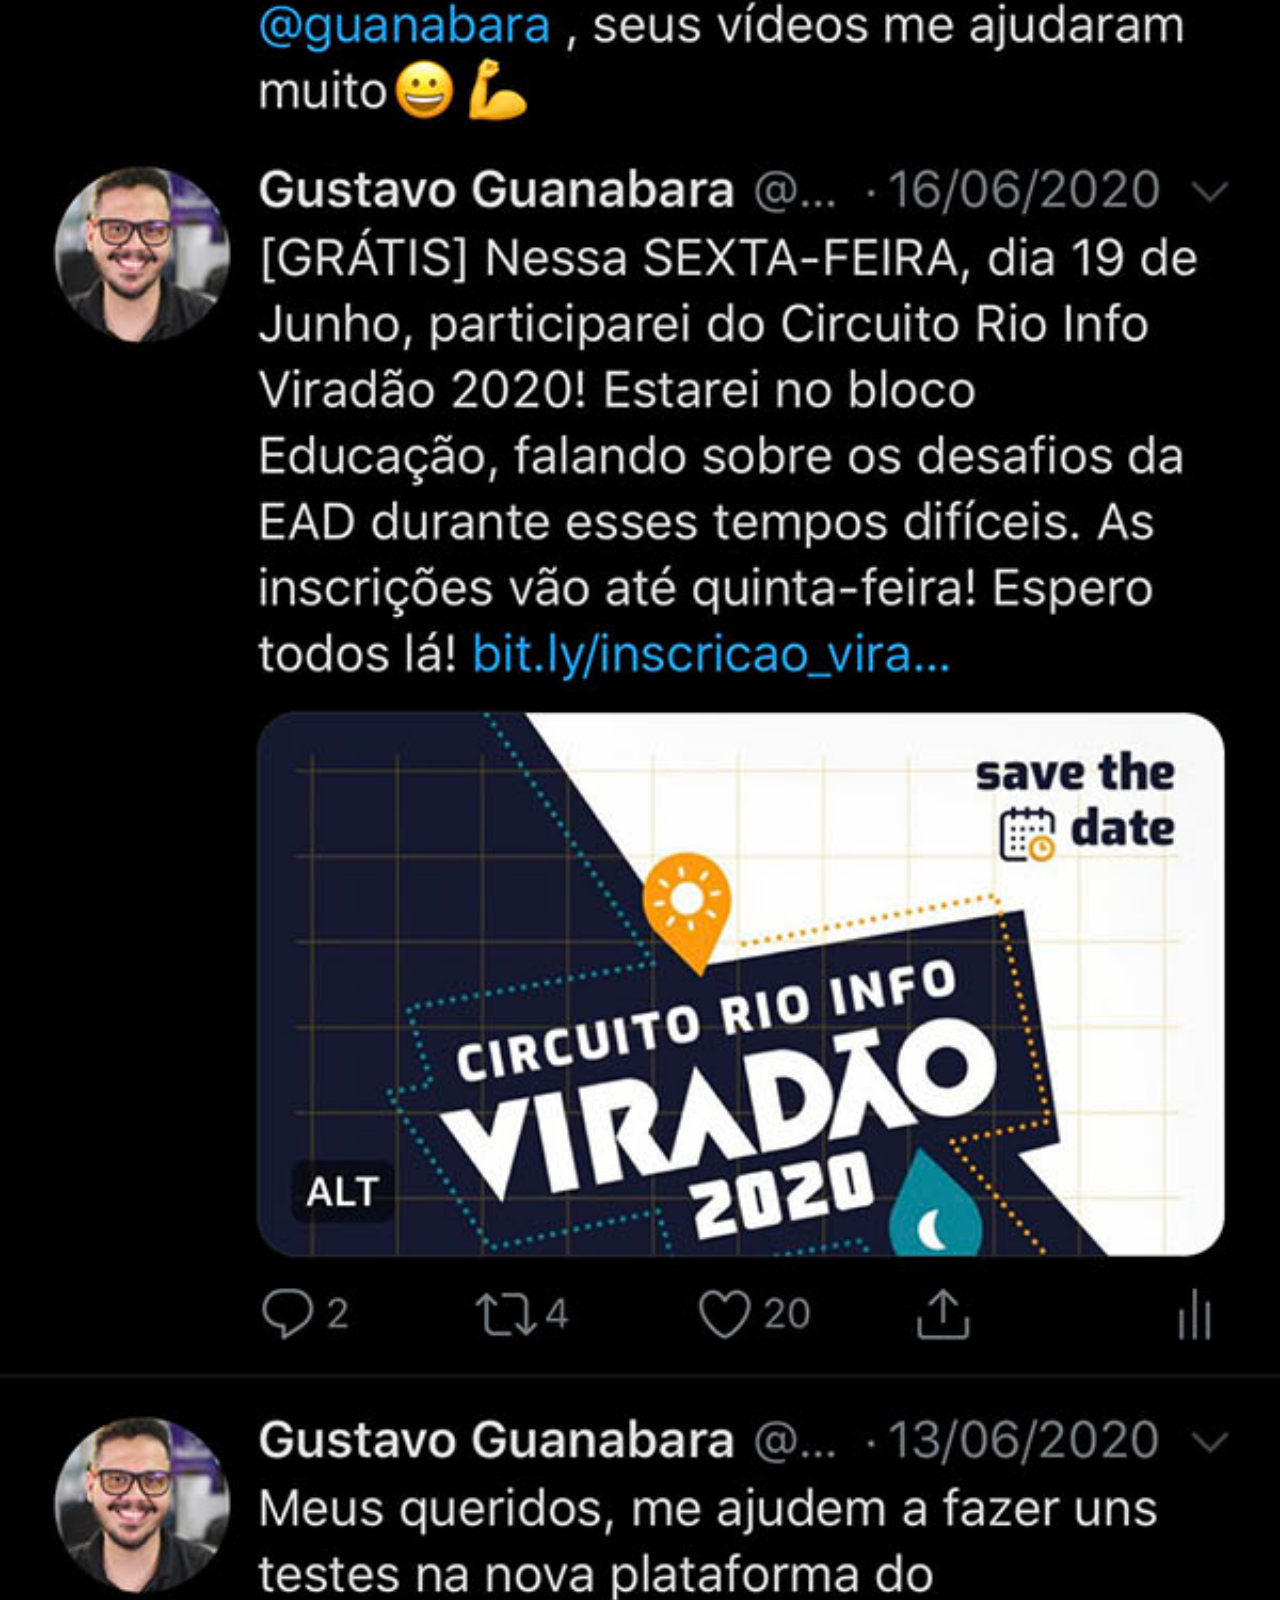
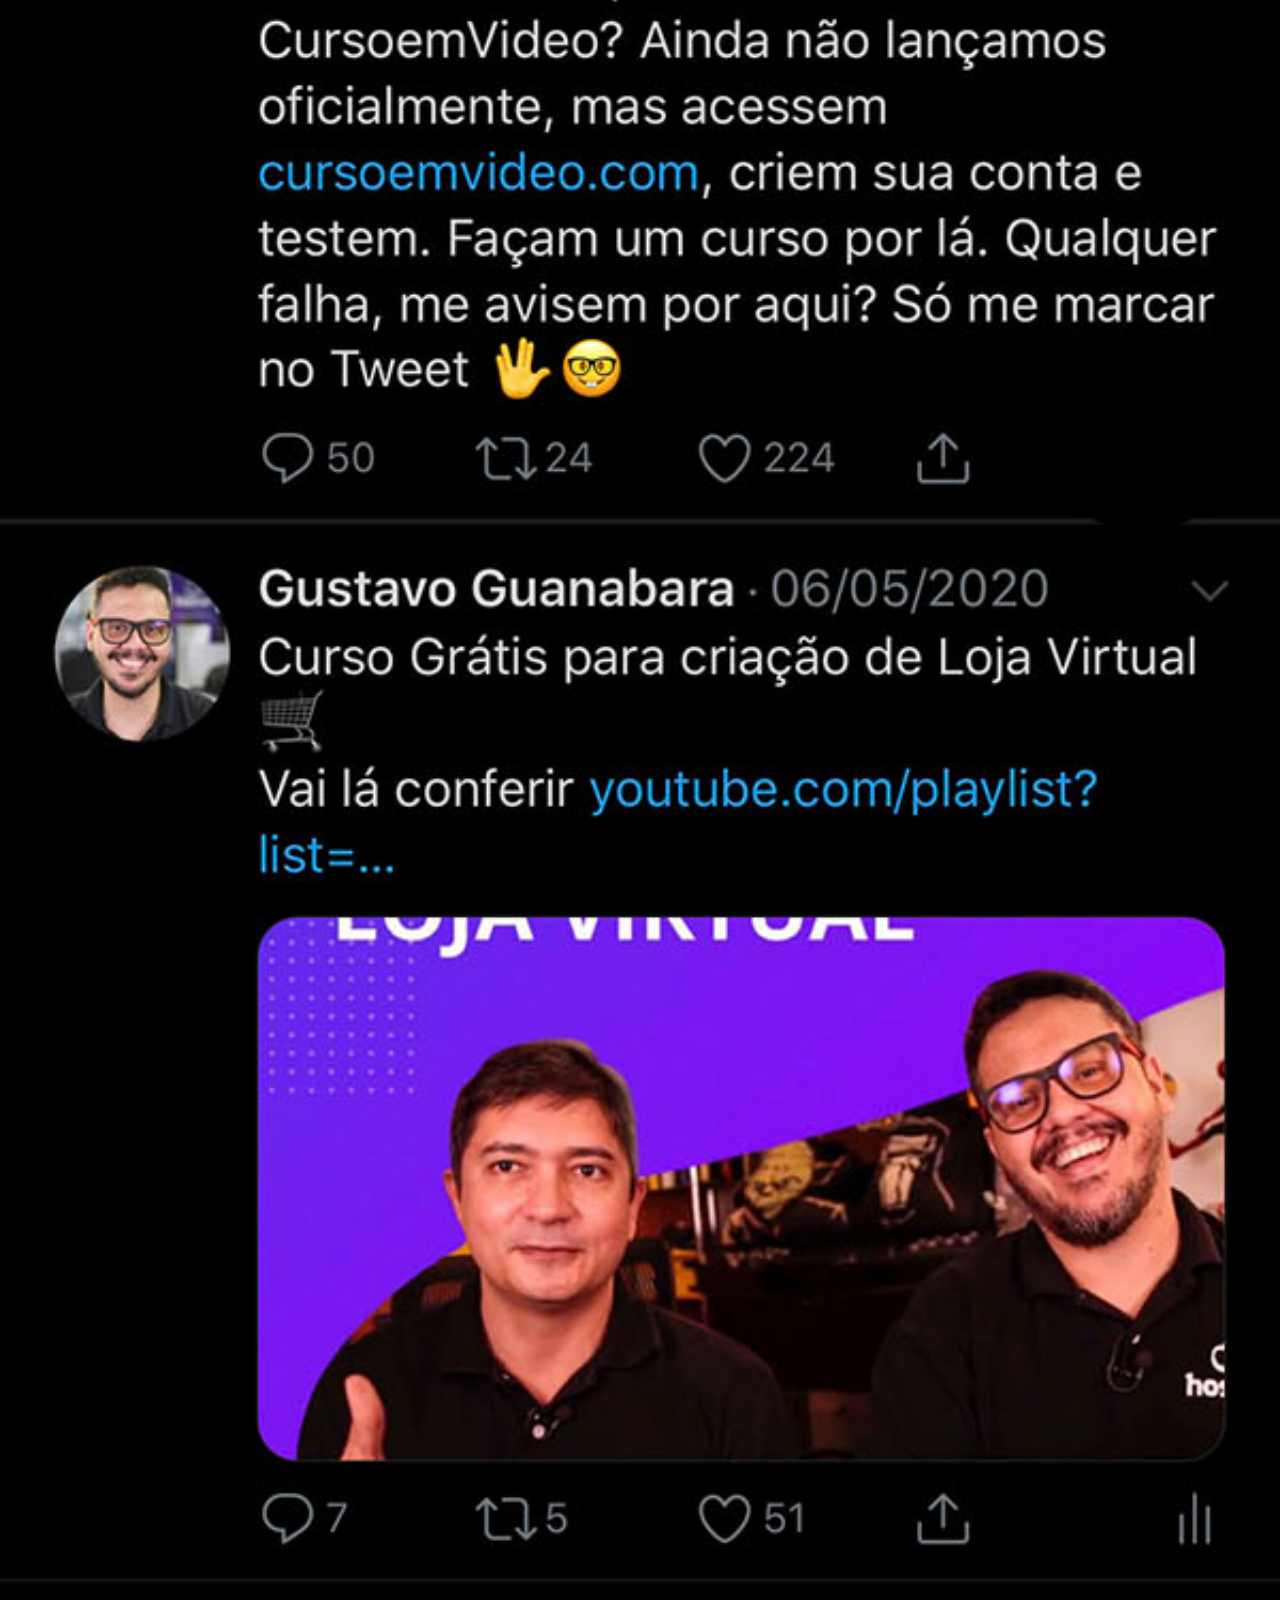
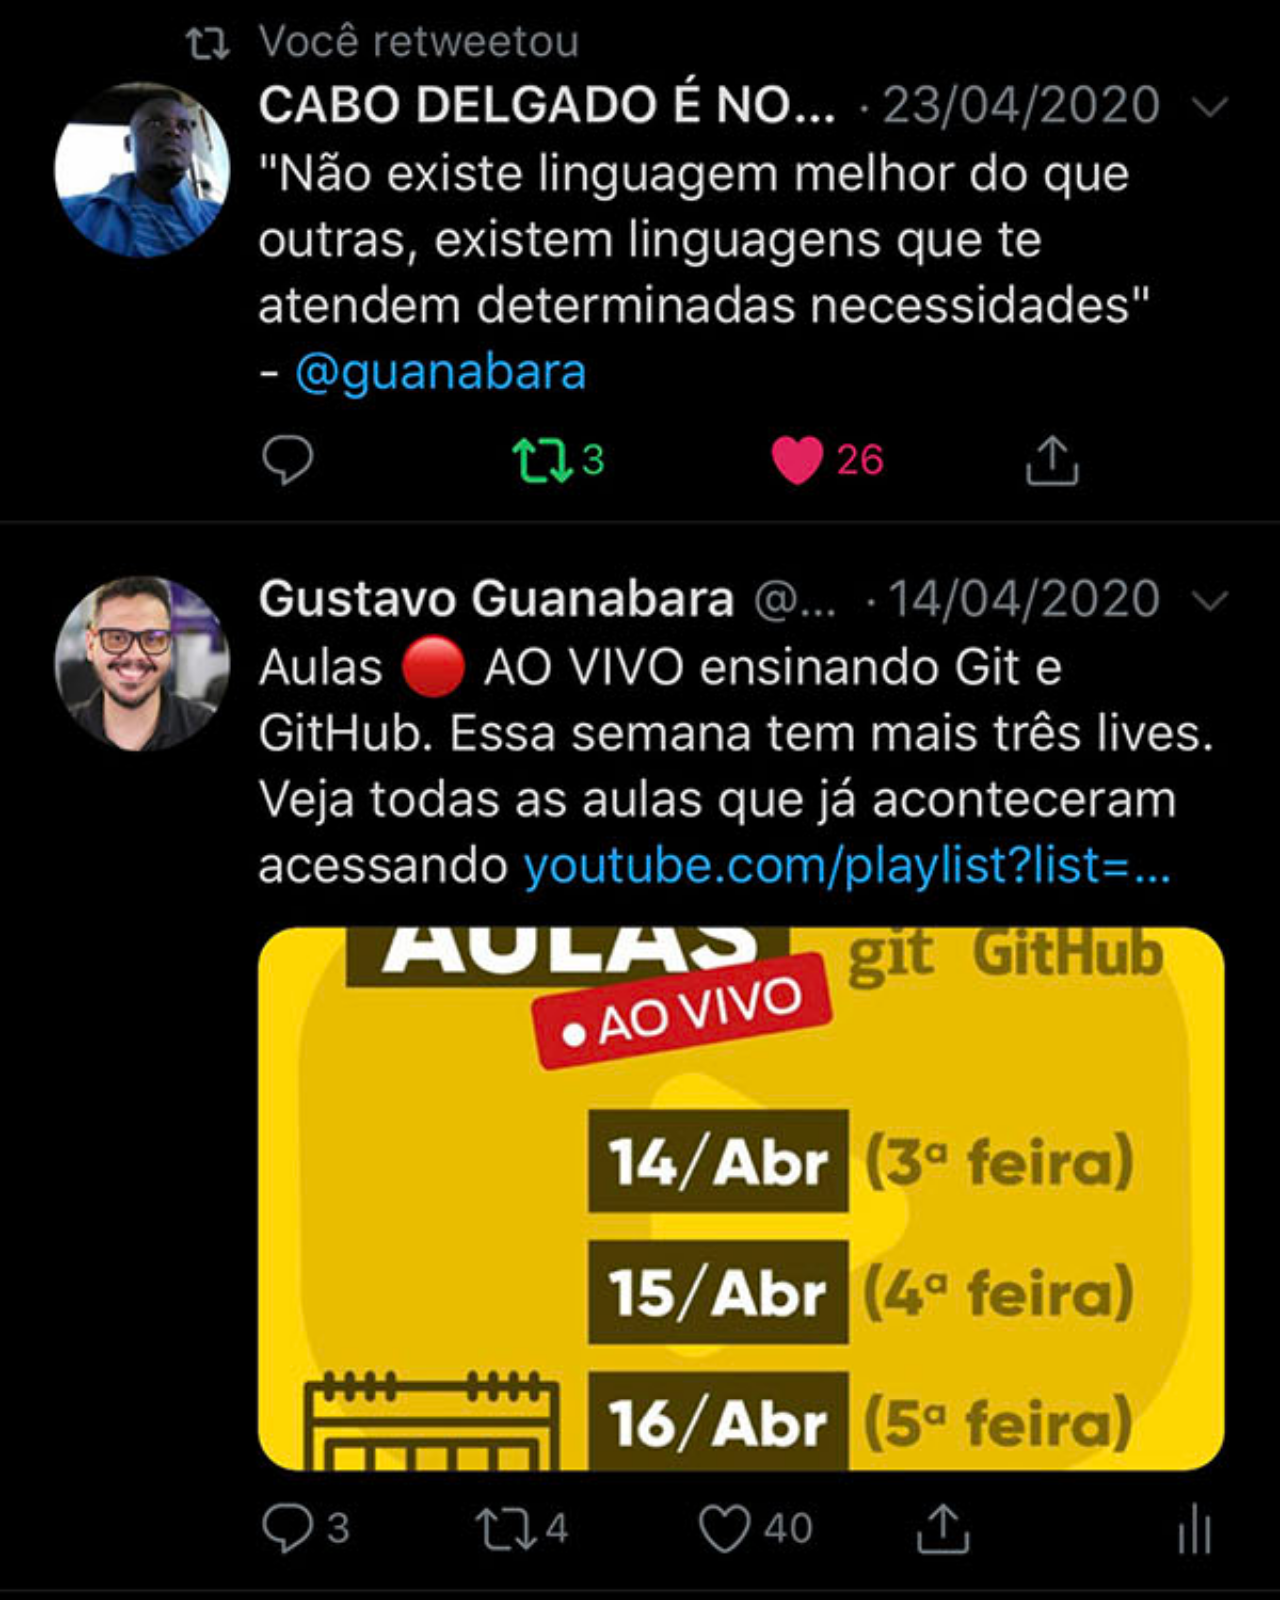
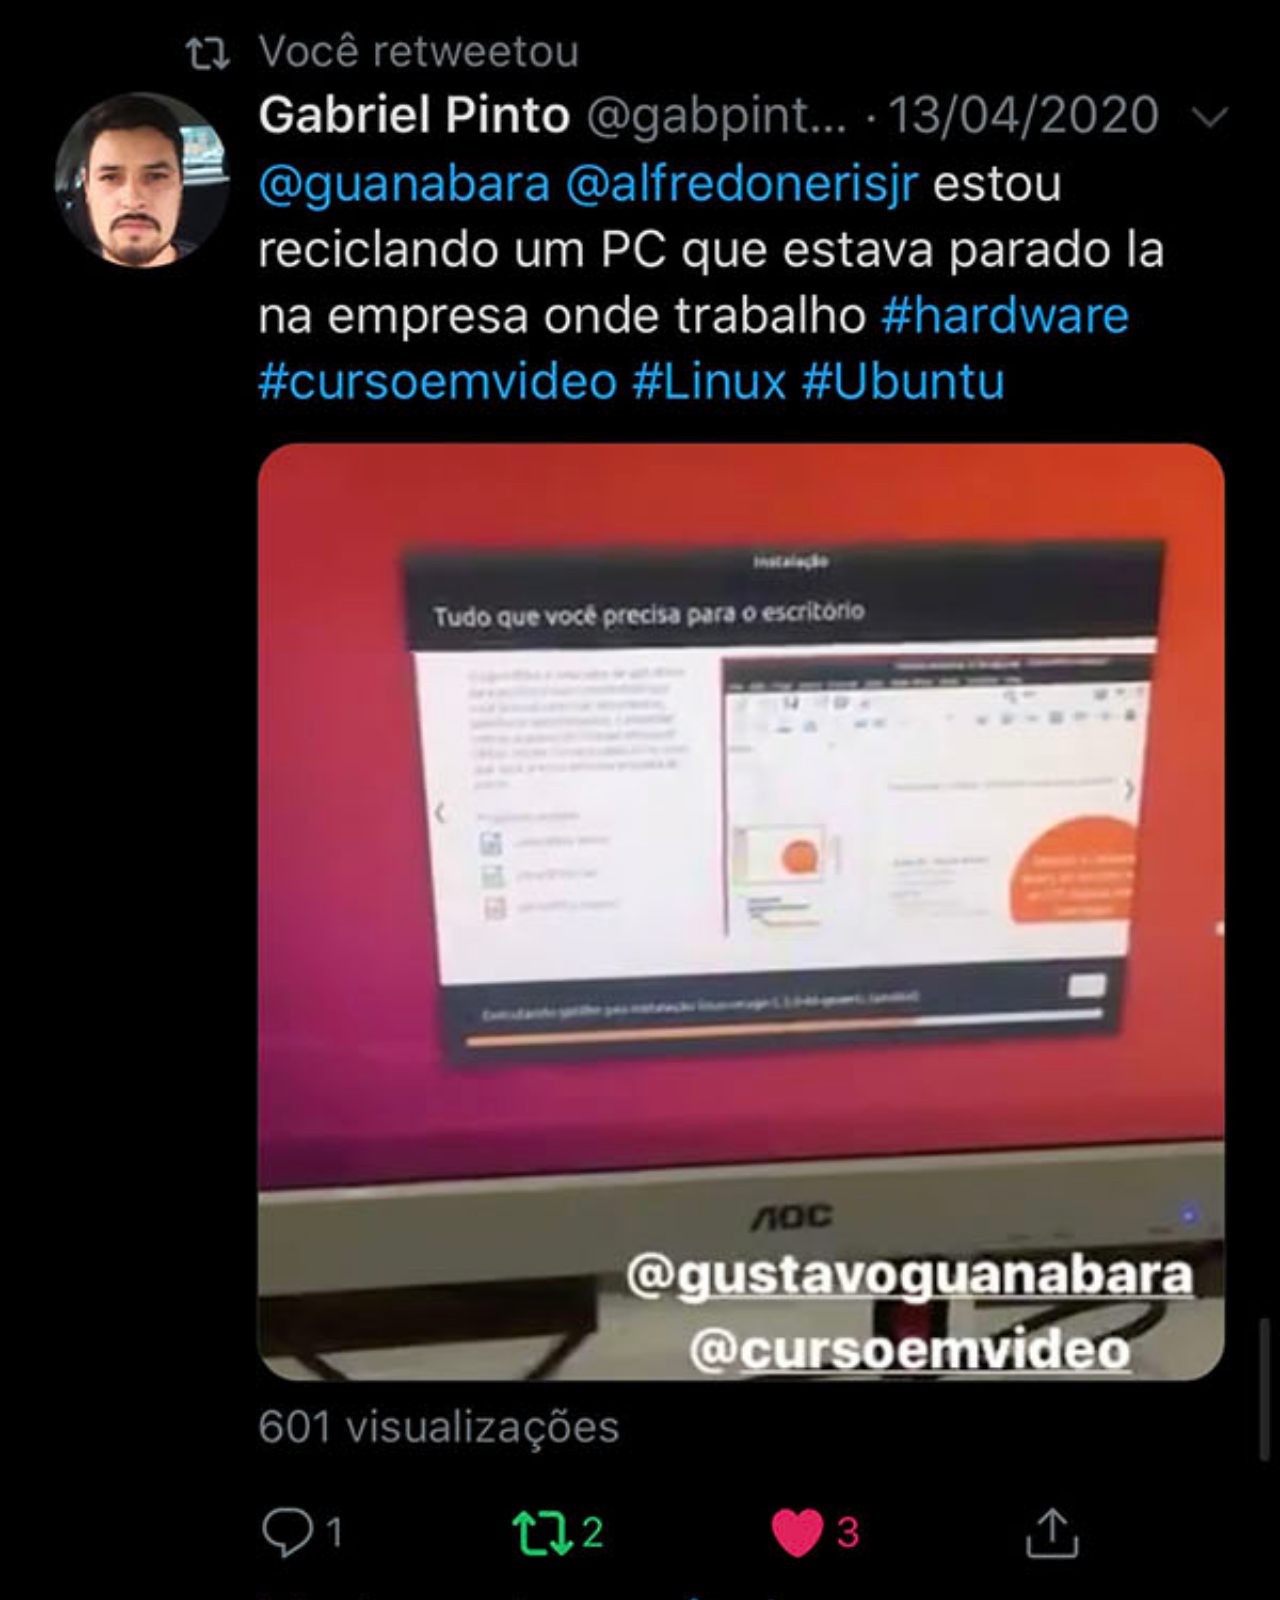
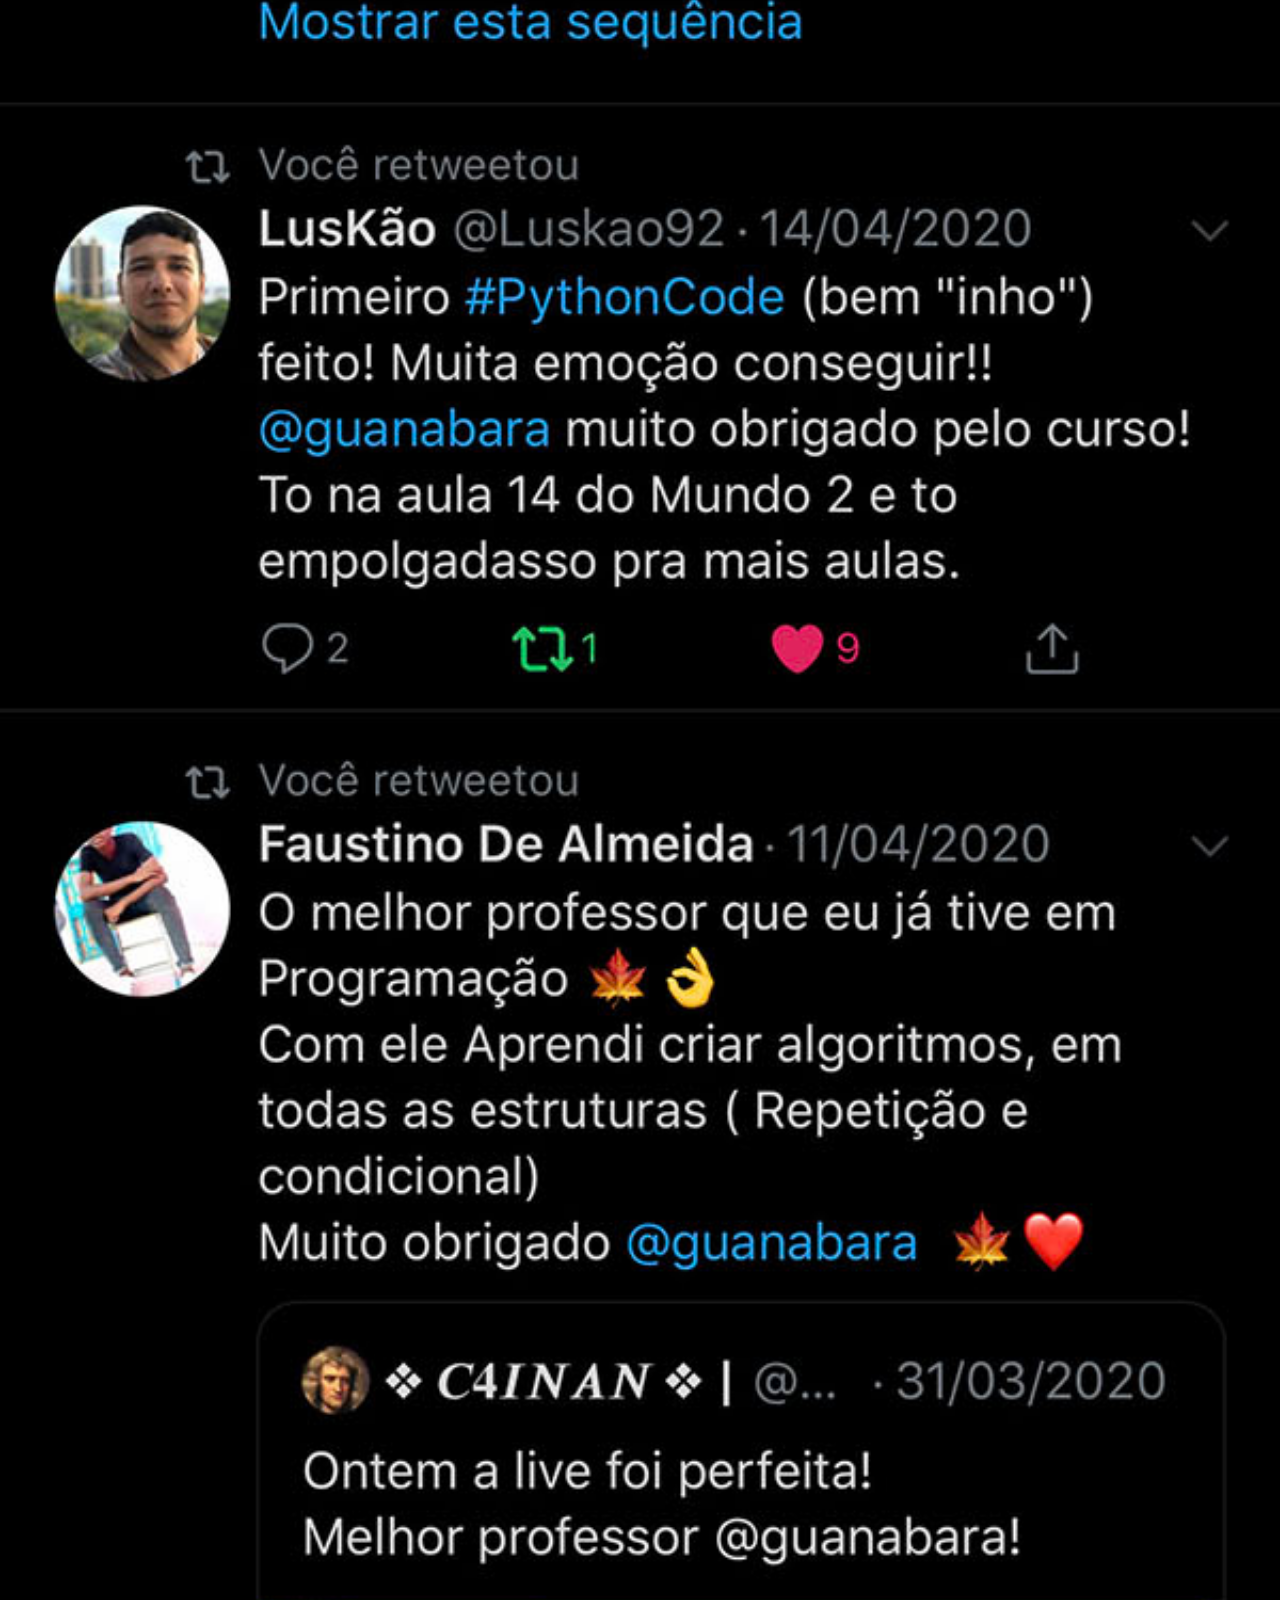
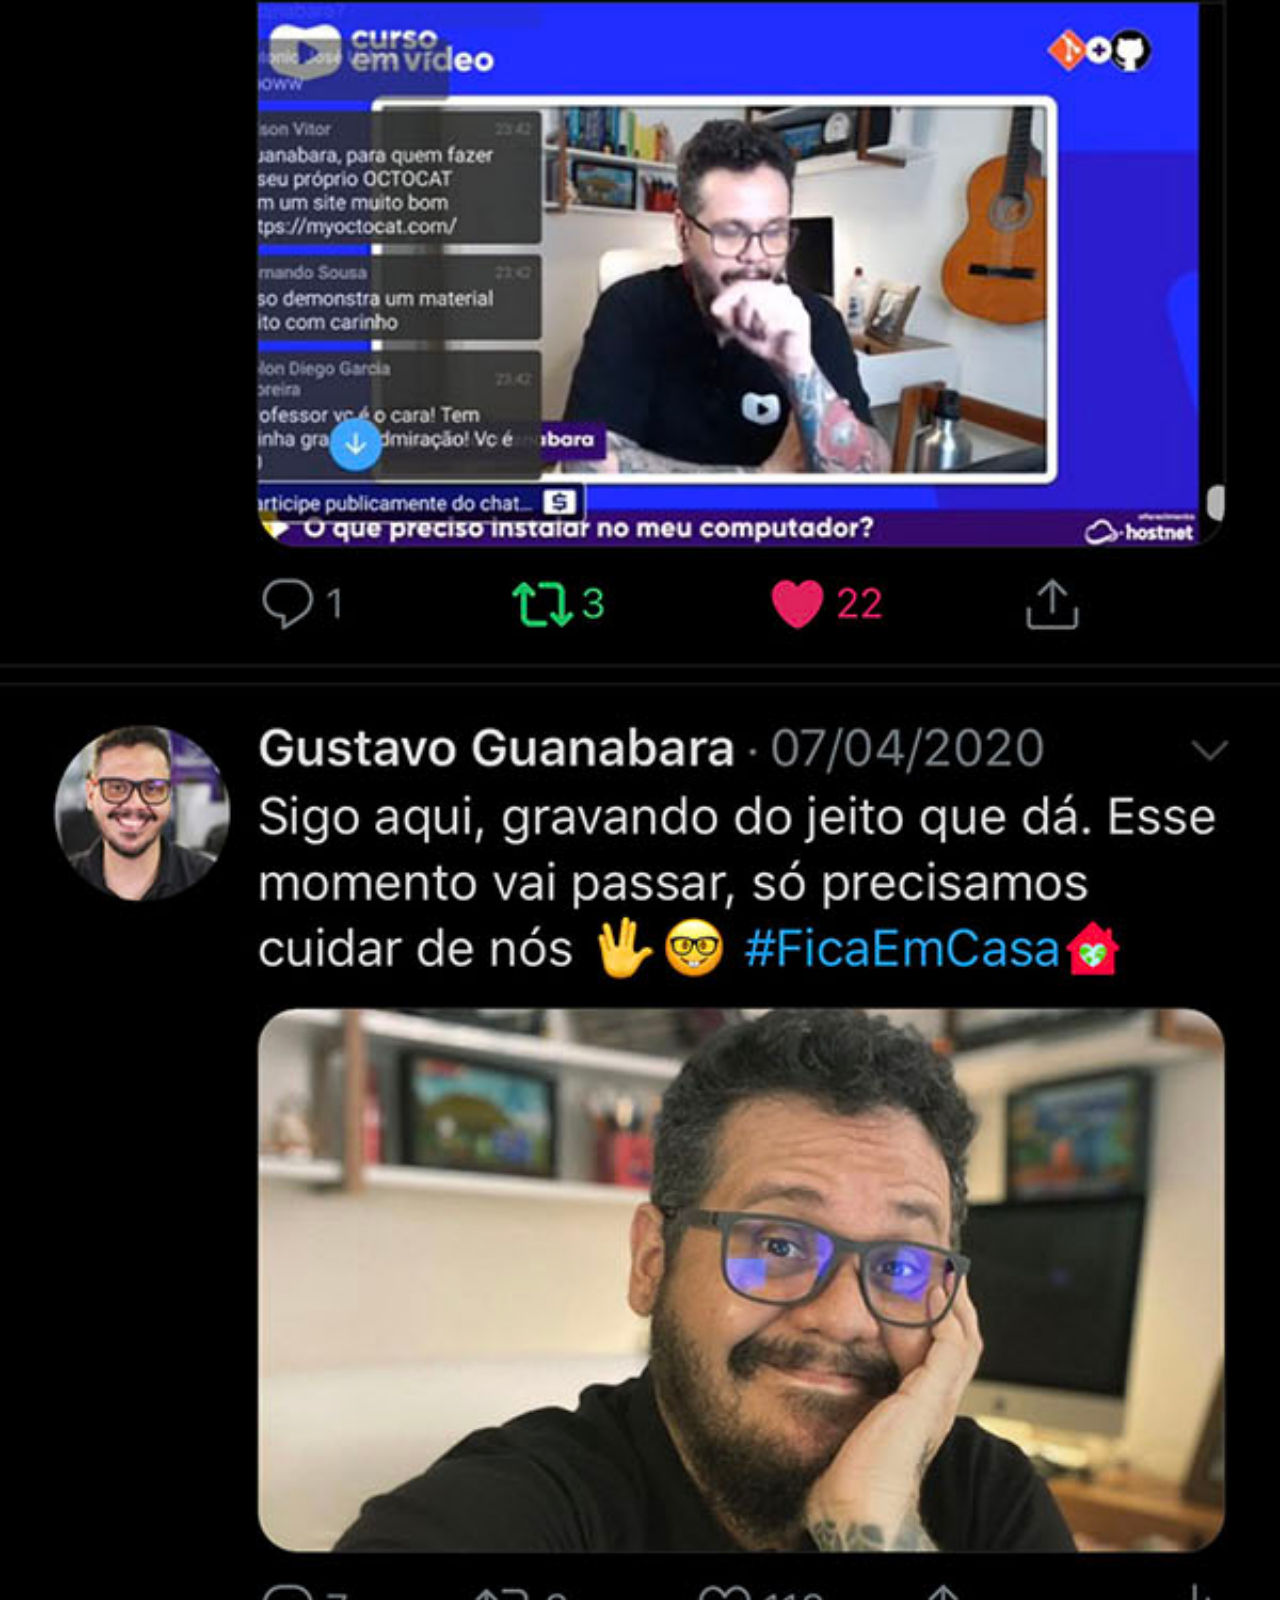
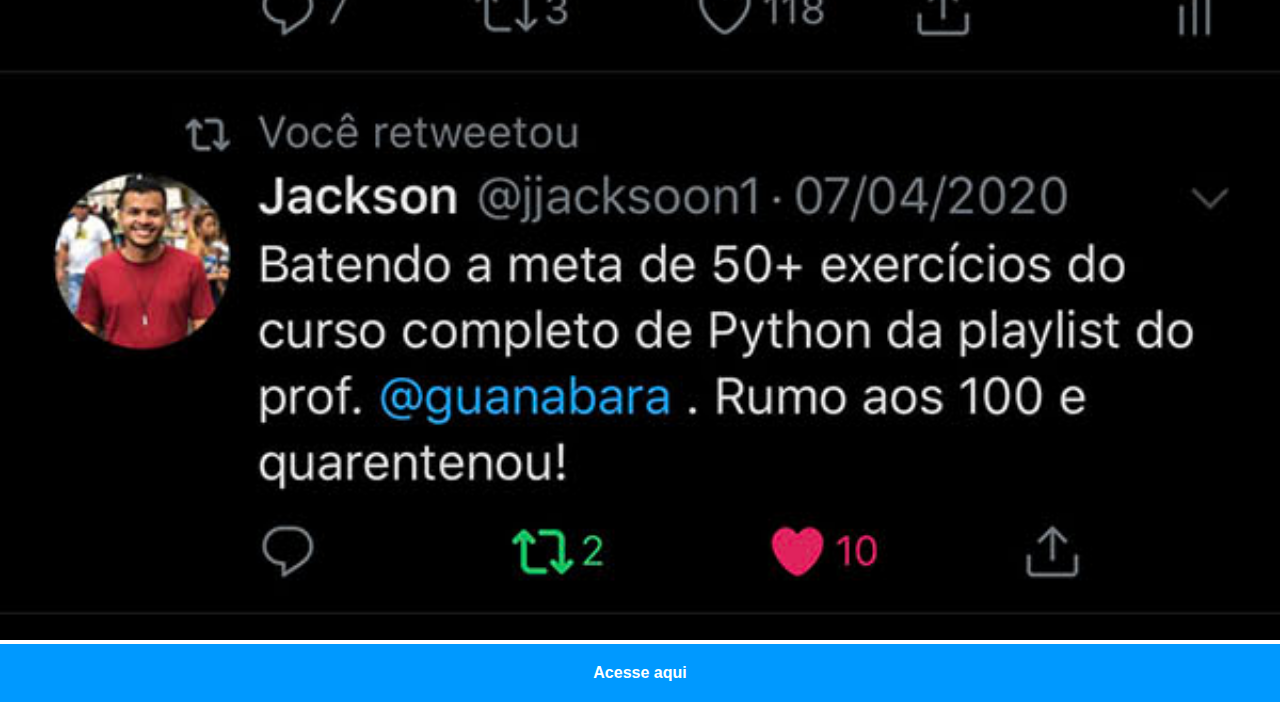
<file: twitter.html>
<!DOCTYPE html>
<html lang="pt-br">
<head>
    <meta charset="UTF-8">
    <meta http-equiv="X-UA-Compatible" content="IE=edge">
    <meta name="viewport" content="width=device-width, initial-scale=1.0">
    <link rel="stylesheet" href="estilo/social.css">
    <title>Document</title>
    <style>
        a{background-color: rgb(0, 153, 255);}
    </style>
</head>
<body>
    <img src="imagens/tela-twitter.jpg" alt="Facebook">
    <a href="http://youtube.com/cursoemvideo" target="_blank">Acesse aqui</a>
</body>
</html>

</html>
</file>
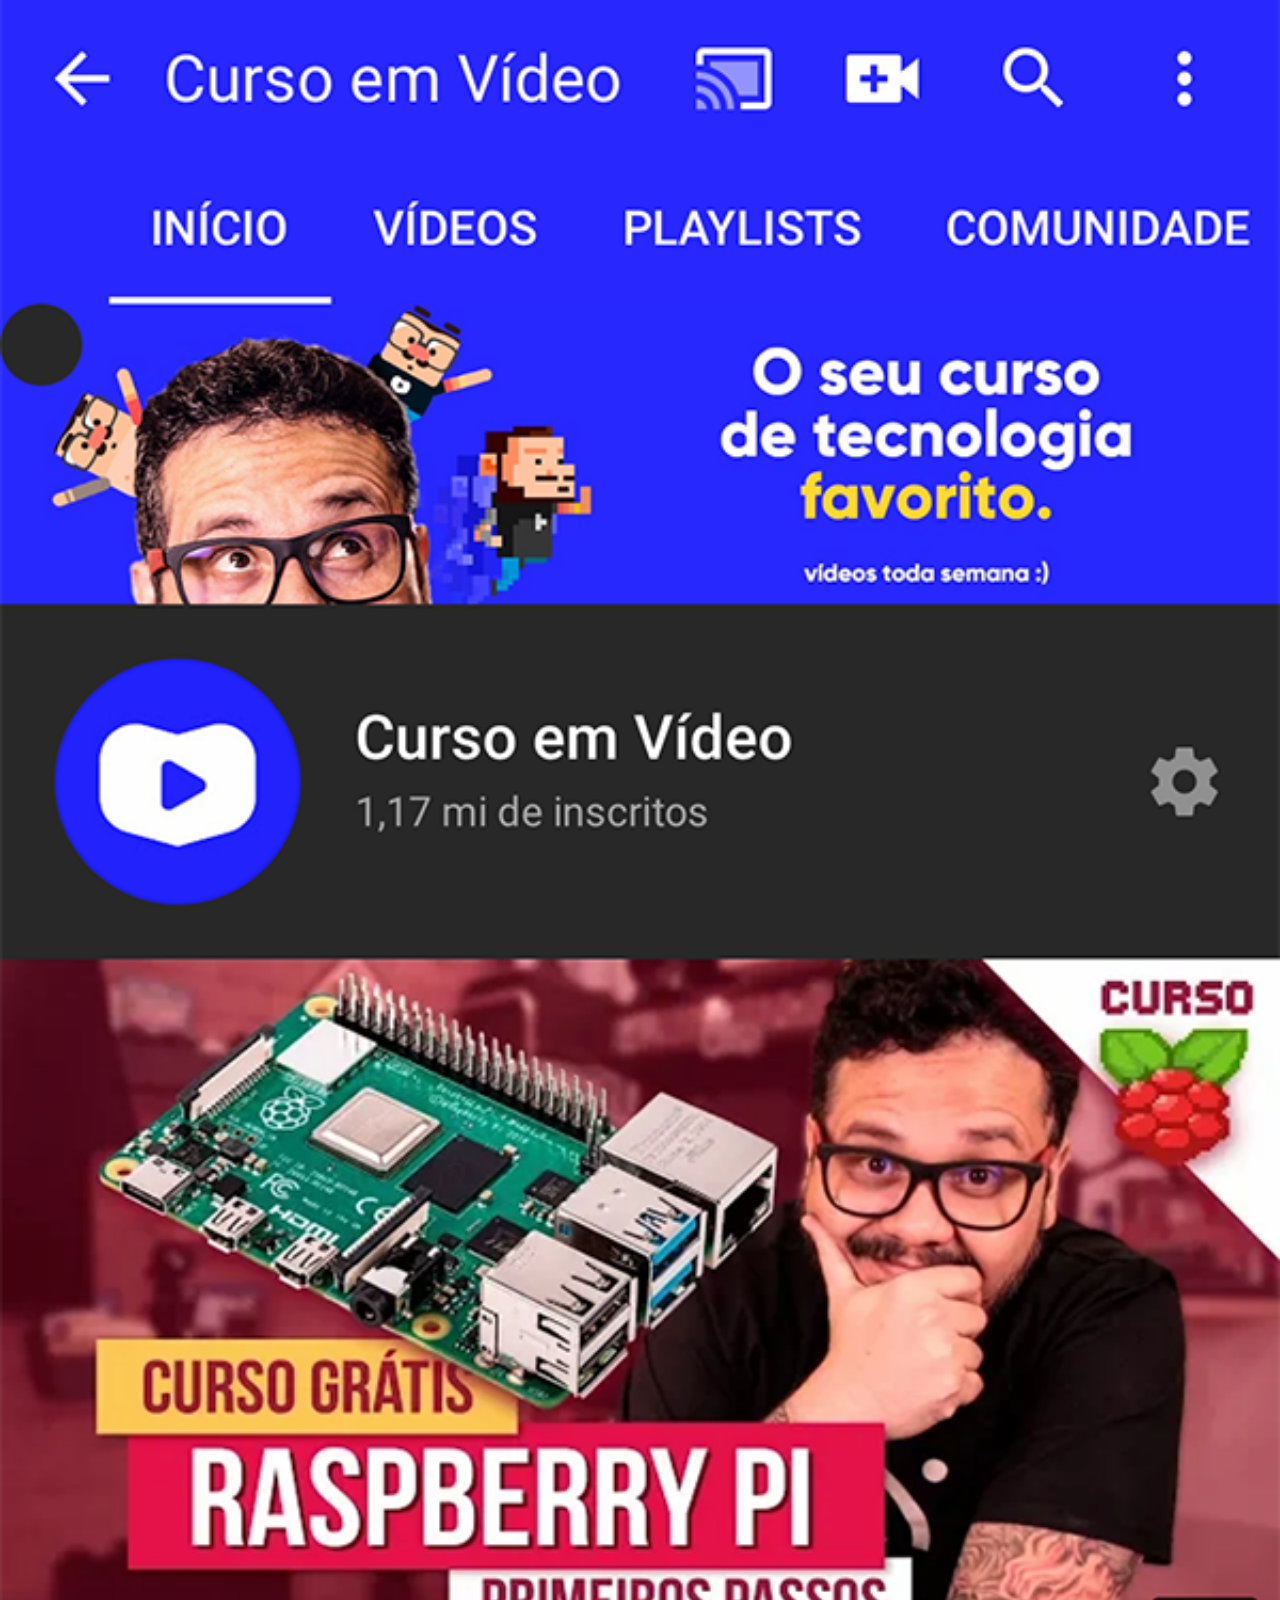
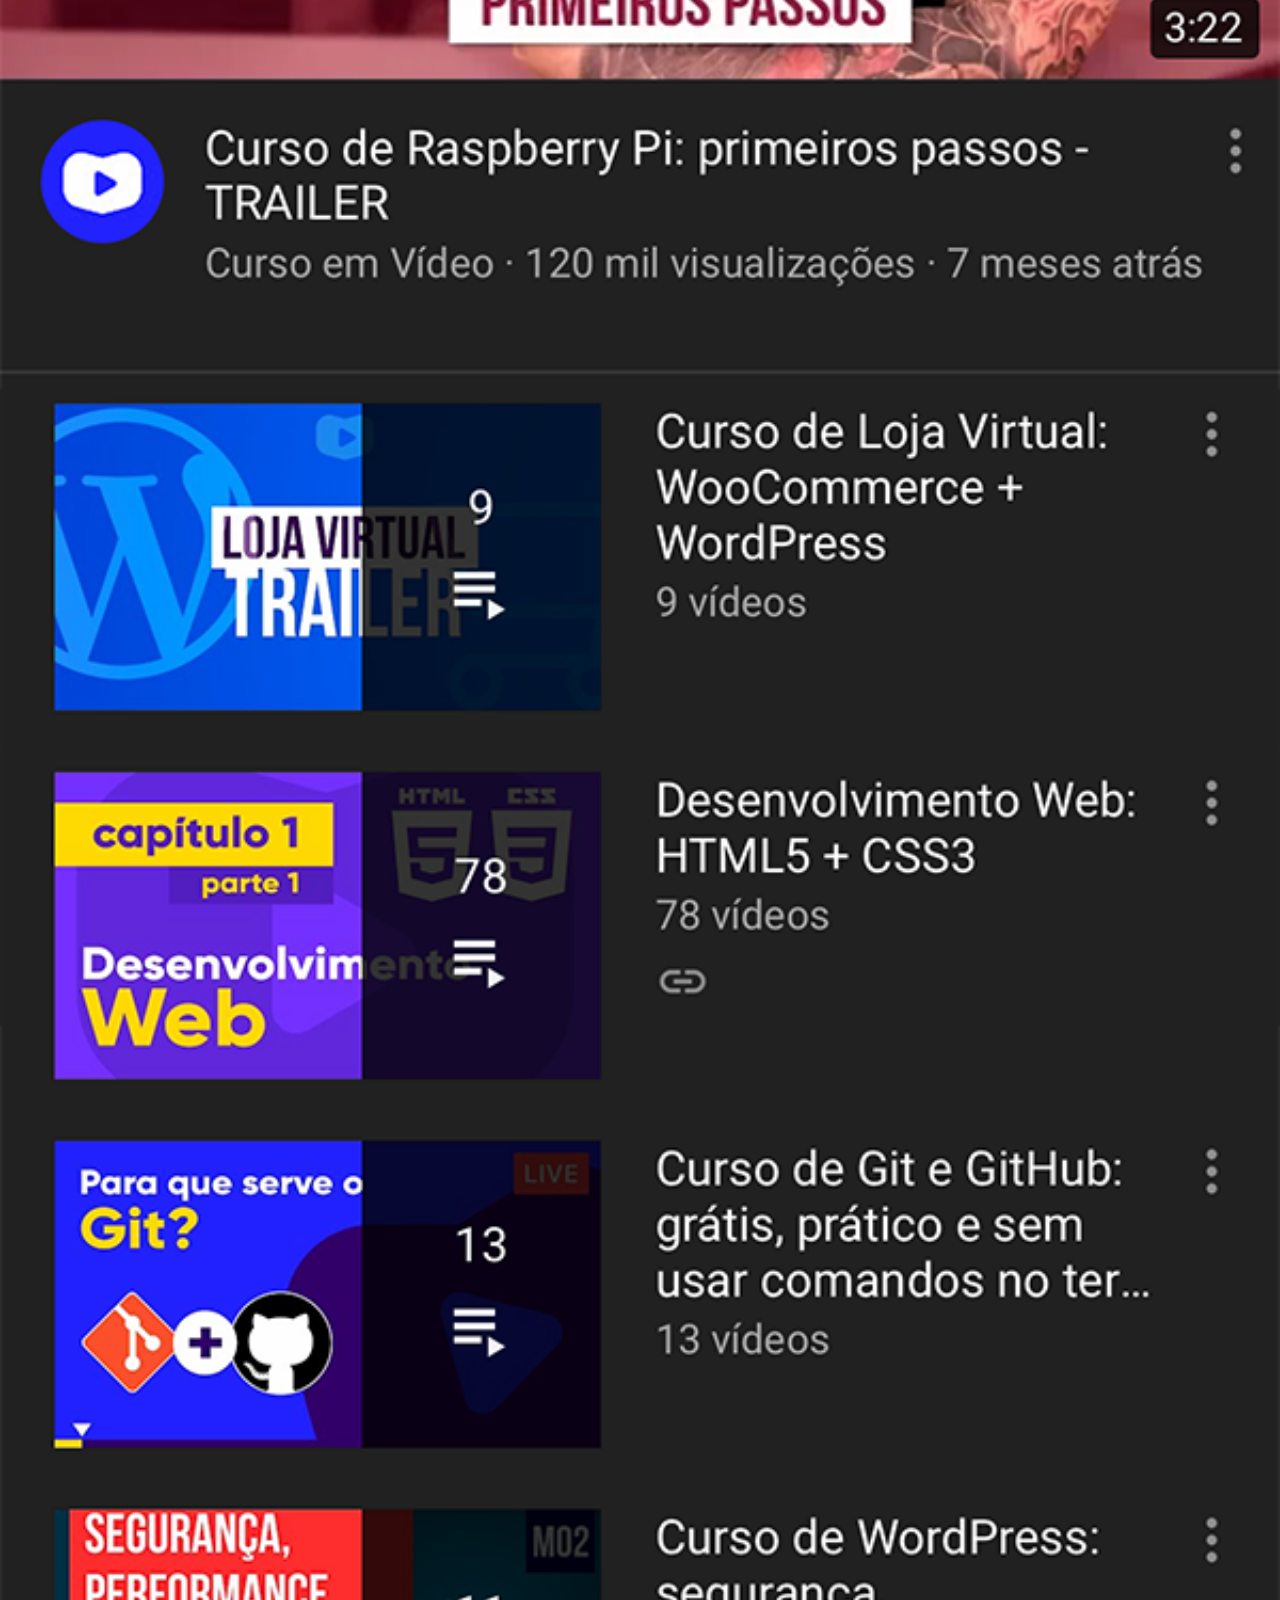
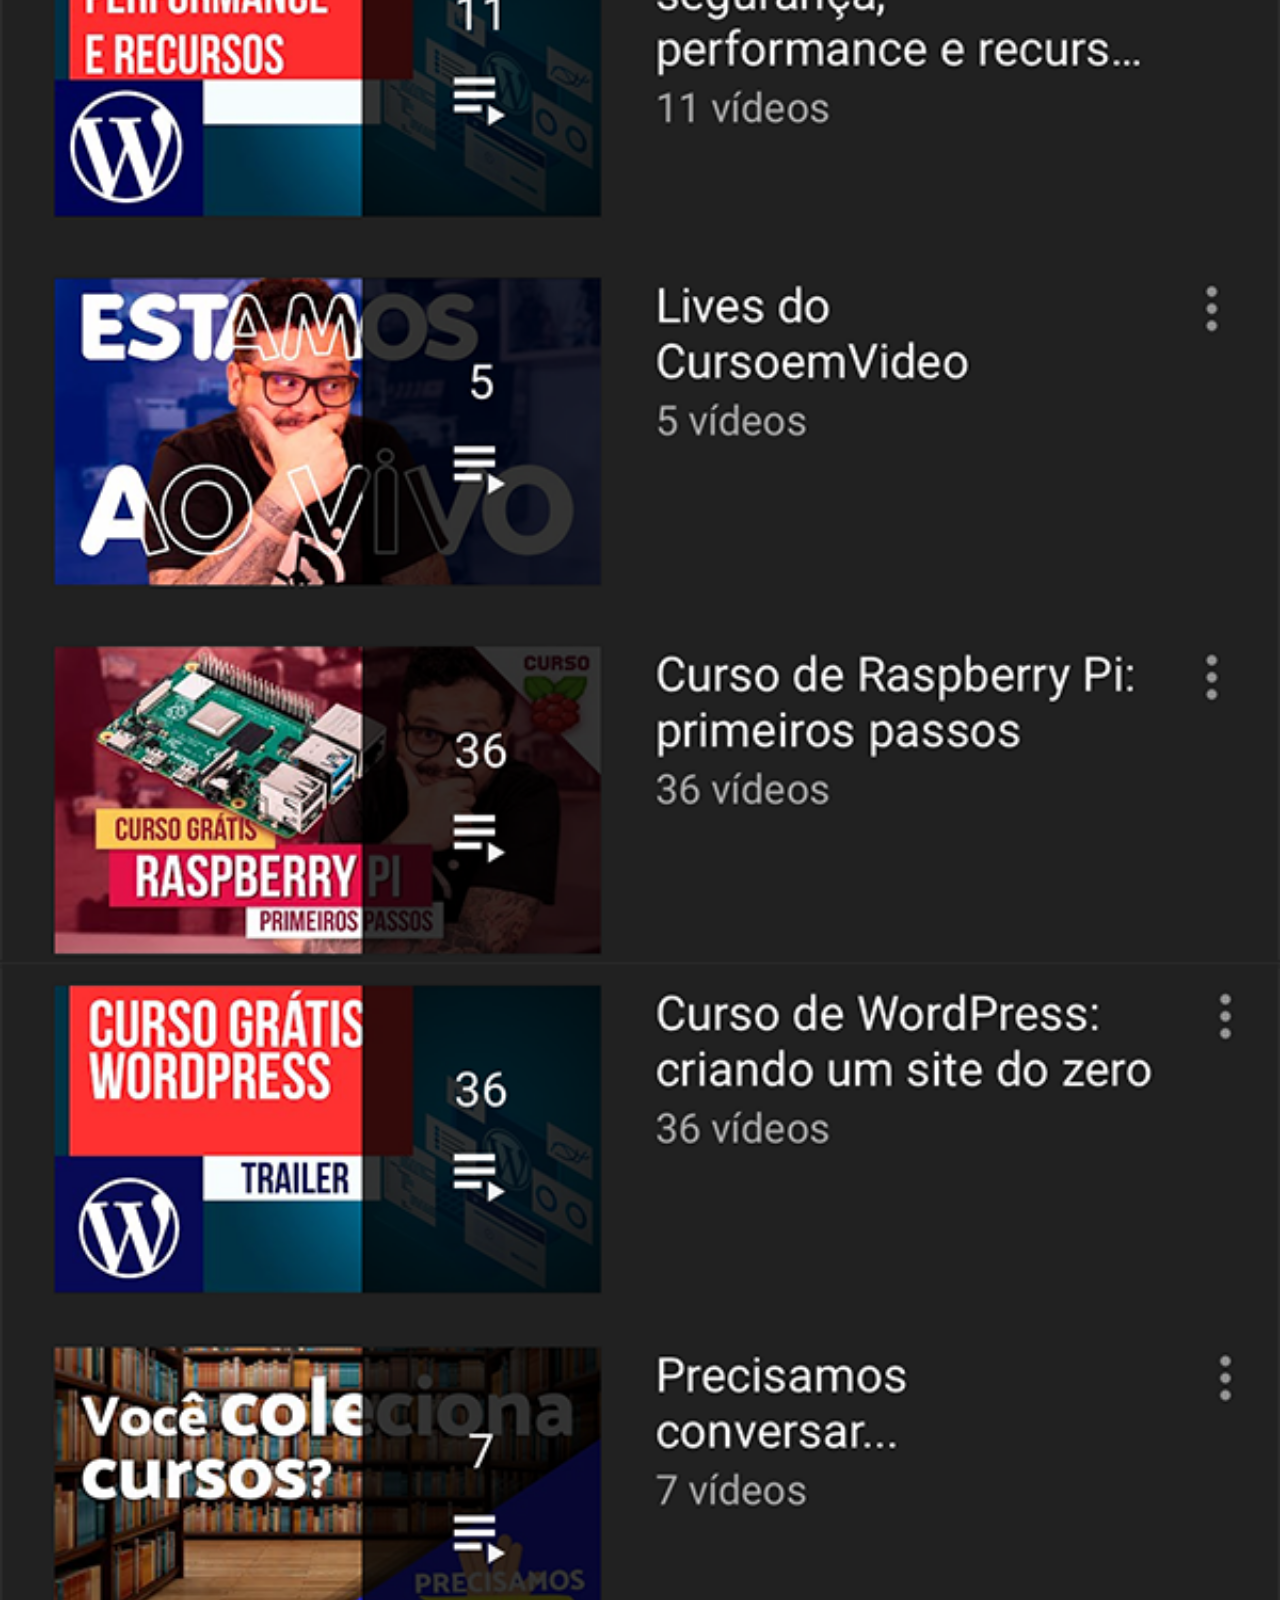
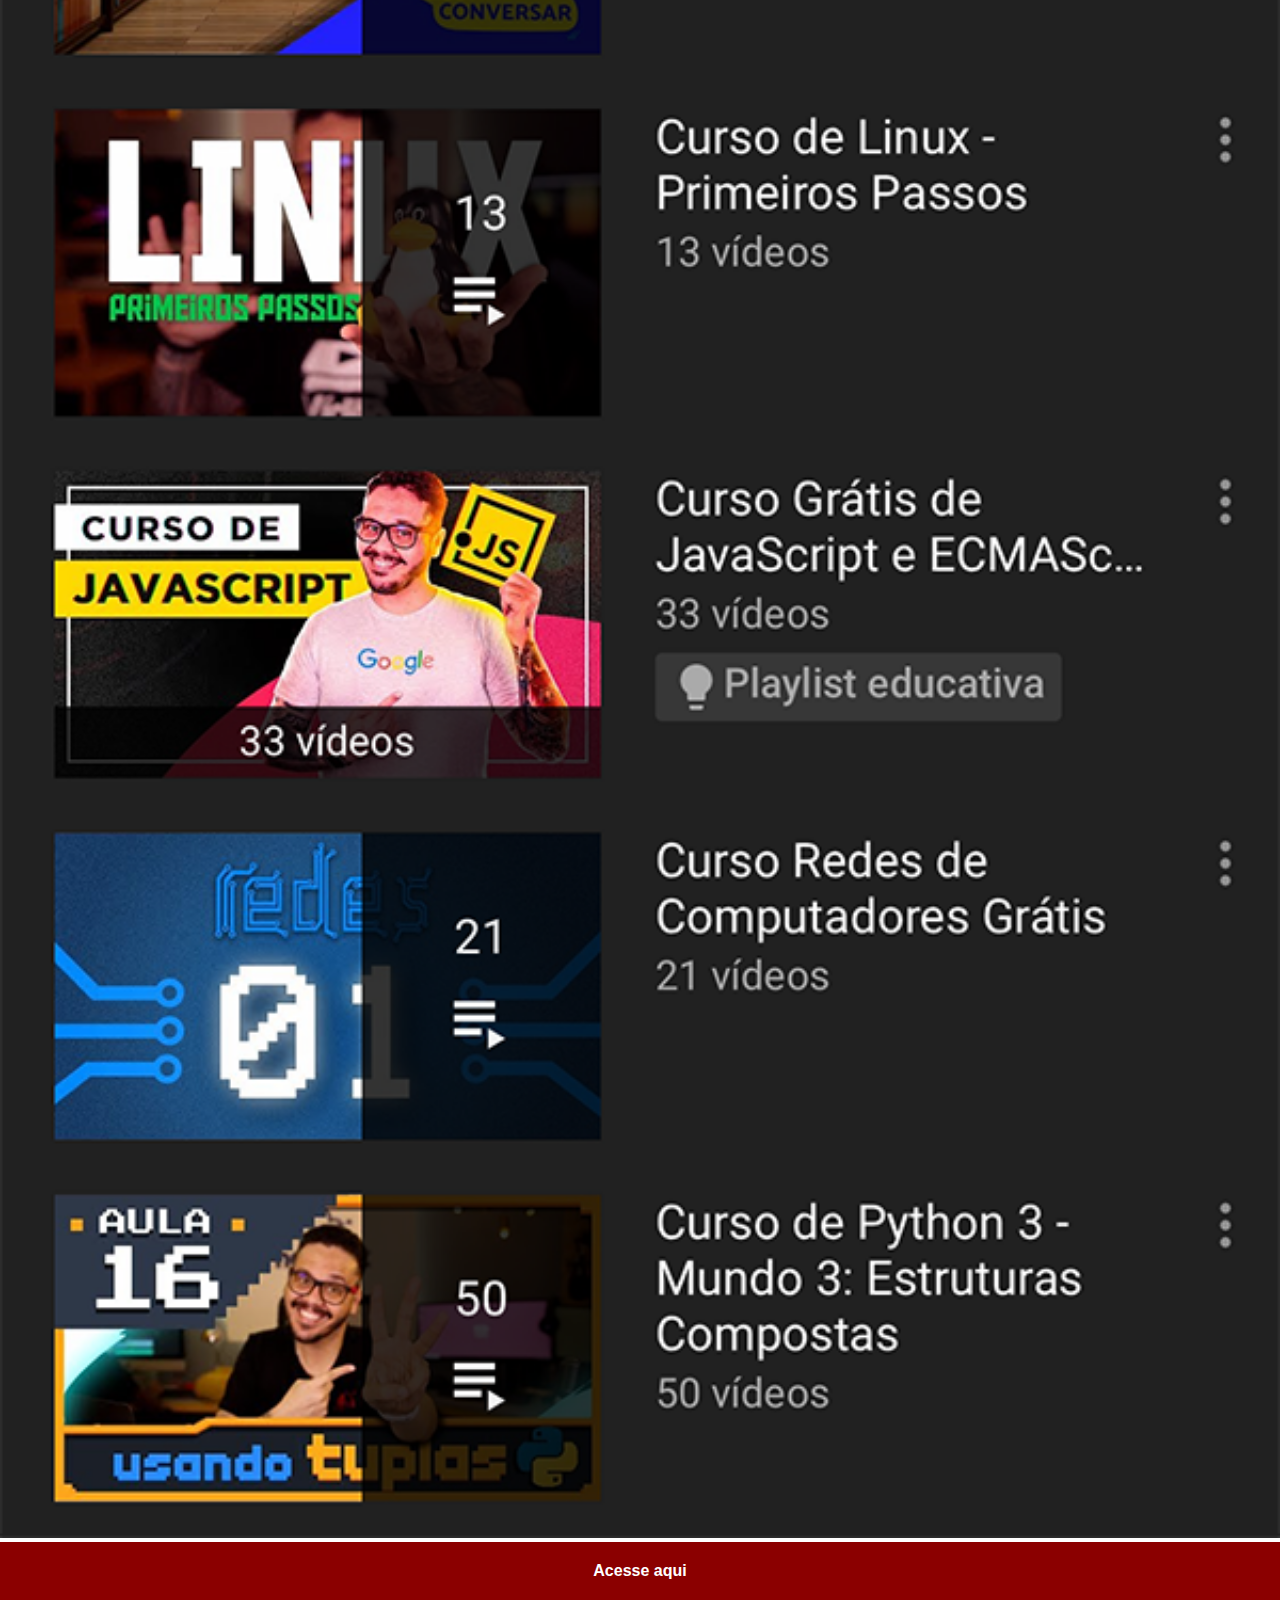
<file: youtube.html>
<!DOCTYPE html>
<html lang="pt-br">
<head>
    <meta charset="UTF-8">
    <meta http-equiv="X-UA-Compatible" content="IE=edge">
    <meta name="viewport" content="width=device-width, initial-scale=1.0">
    <link rel="stylesheet" href="estilo/social.css">
    <title>Document</title>
   
</head>
<body>
    <img src="imagens/tela-youtube.png" alt="youtube">
    <a href="http://youtube.com/cursoemvideo" target="_blank">Acesse aqui</a>
</body>
</html>
</file>
<file: estilo/style.css>
@charset "utf-8";
*{
    margin: 0px;
    padding: 0px;
    font-family: Arial, Helvetica, sans-serif;
}
html, body{
    height: 100vh;
    width: 100vw;
    background-color: black;
}
body{
    background: url('../imagens/fundo-madeira.jpg') no-repeat top center;
    background-size: cover;
    background-attachment: fixed;
}
main{
    position: relative;
    height: 100vh;
}
section#telefone{
   position: absolute;
   top: 50%;
   left: 50%;
   transform: translate(-50%, -50%);
   height: 627px;
   width: 311px;
   background-color: blue;
   background: url('../imagens/frame-iphone.png') no-repeat ;
}
iframe#tela{
    position: relative;
    top: 80px;
    left: 22px;
    width: 269px;
    height: 471px;
}
section#redes-sociais{
    text-align: right;
    padding-right: 20px;
    padding-top: 50px;
}
section#redes-sociais img{
    width: 50px;
    margin: 10px;
    border-radius: 50%;
    box-shadow: 2px 2px 5px rgba(0, 0, 0, 0.400);
    box-sizing: border-box;
}
section#redes-sociais img:hover{
    border: 1px solid rgba(255, 255, 255, 0.600);
    transform: translate(-3px, -3px);
    box-shadow: 5px 5px 10px rgba(0, 0, 0, 0.600);
    transition: transform 0.3s, border 1s;
}
</file>
<file: estilo/social.css>
@charset "utf-8";
*{
    margin: 0px;
    padding: 0px;
    font-family: Arial, Helvetica, sans-serif;
}
::-webkit-scrollbar{
    width: 0px;
    height: 0px;
}
img{
    width: 100vw;
}
a{
    display: block;
    background-color: darkred;
    padding: 20px;
    text-align: center;
    font-weight: bolder;
    text-decoration: none;
    color: white;
}
a:hover{
    background-color: red;
}
</file>
